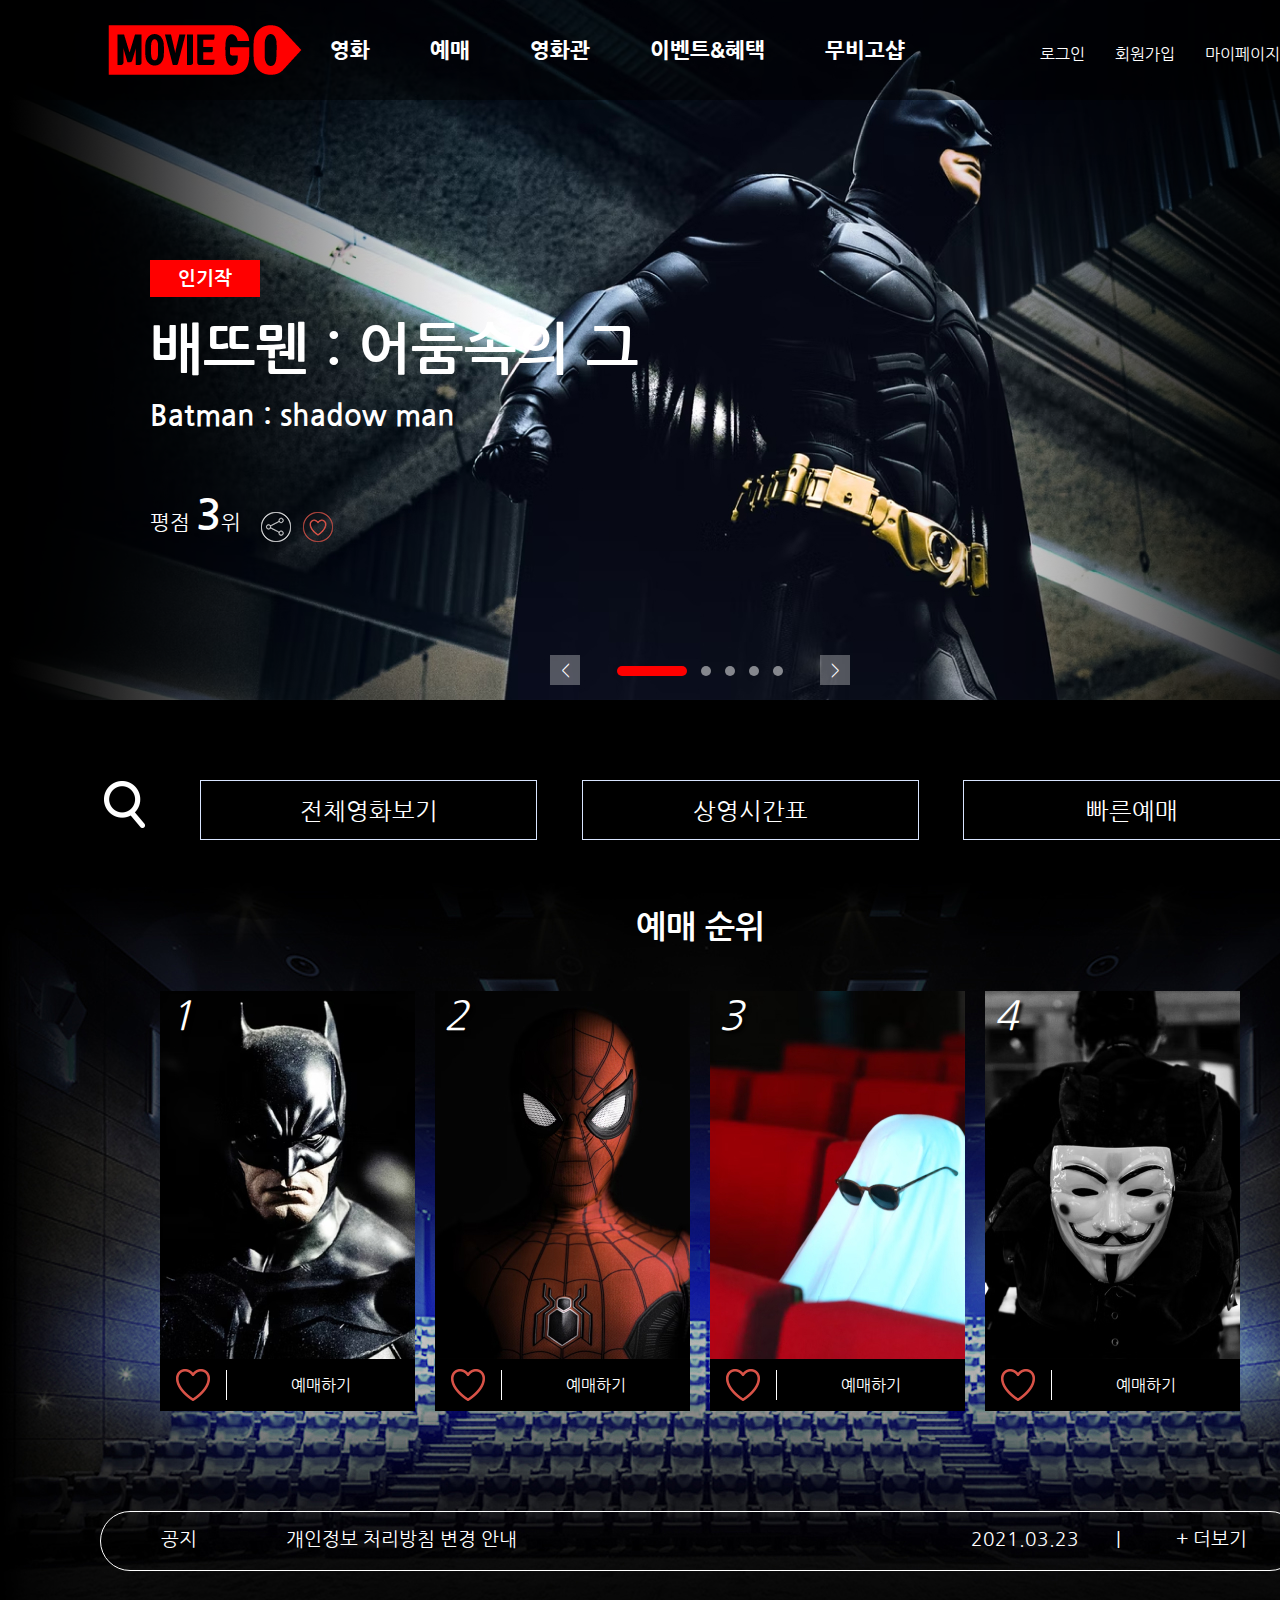
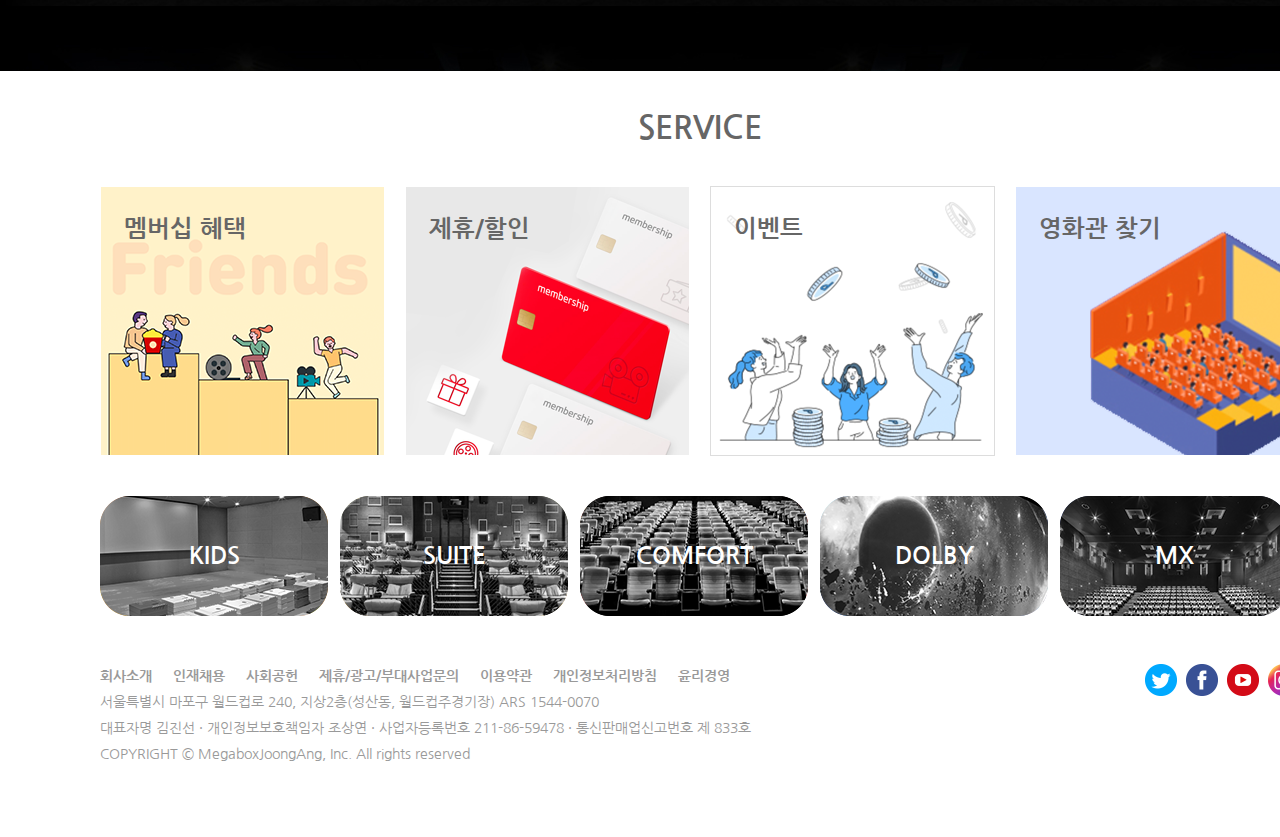
<file: index.html>
<!DOCTYPE html>
<html lang="ko">
  <head>
    <title>MOVIEGO에 오신것을 환영합니다!</title>
    <meta charset="utf-8" />
    <link href="css/index.css" rel="stylesheet" />
    <script src="js/jquery-1.12.3.js"></script>
    <script src="js/index.js"></script>
  </head>
  <body>
    <div class="bodyCover">
      <div class="opacity_bg"></div>
      <header>
        <div>
          <h1>
            <a href="index.html" target="_self"
              ><img id="logo" src="img/logo_2.png" alt="logo"
            /></a>
          </h1>
          <nav>
            <ul>
              <li><a href="movie_all.html">영화</a></li>
              <li><a href="reserve.html">예매</a></li>
              <li><a href="cinema.html">영화관</a></li>
              <li><a href="eventall.html">이벤트&혜택</a></li>
              <li><a href="shop.html">무비고샵</a></li>
            </ul>
          </nav>
          <div class="loginMenu">
            <ul>
              <li><a href="#">로그인</a></li>
              <li><a href="#">회원가입</a></li>
              <li><a href="#">마이페이지</a></li>
            </ul>
          </div>
        </div>
      </header>
      <section class="slide" id="slide1">
        <div class="slide_prev">&lt;</div>
        <div class="slide_next">&gt;</div>
        <div class="slideBgCover">
          <div class="slidegra"></div>
          <ul>
            <li></li>
            <li></li>
            <li></li>
            <li></li>
            <li></li>
          </ul>
        </div>
        <ul class="slideText">
          <li>
            <div>인기작</div>
            <h2><a href="#" id="slide_name">배뜨뭰 : 어둠속의 그</a></h2>
            <div><a href="#" id="slide_eng">Batman : shadow man</a></div>
            <div>
              <ul>
                <li id="slide_point">평점 <span>3</span>위</li>
                <li><a href="#" id="slide_share"></a></li>
                <li><a href="#" id="slide_like"></a></li>
              </ul>
            </div>
          </li>
          <li>
            <div>오늘 개봉</div>
            <h2><a href="#" id="slide_name">더 스파이더 쑈</a></h2>
            <div><a href="#" id="slide_eng">The Spider Show</a></div>
            <div>
              <ul>
                <li id="slide_point">평점 <span>1</span>위</li>
                <li><a href="#" id="slide_share"></a></li>
                <li><a href="#" id="slide_like"></a></li>
              </ul>
            </div>
          </li>
          <li>
            <div>D-5</div>
            <h2><a href="#" id="slide_name">제가 보이세요 ?</a></h2>
            <div><a href="#" id="slide_eng">watching me?</a></div>
            <div>
              <ul>
                <li id="slide_point">예매율 <span>1</span>위</li>
                <li><a href="#" id="slide_share"></a></li>
                <li><a href="#" id="slide_like"></a></li>
              </ul>
            </div>
          </li>
          <li>
            <div>D-12</div>
            <h2><a href="#" id="slide_name">언 타이틀</a></h2>
            <div>
              <a href="#" id="slide_eng">Un Title</a>
            </div>
            <div>
              <ul>
                <li id="slide_point">예매율 <span>3</span>위</li>
                <li><a href="#" id="slide_share"></a></li>
                <li><a href="#" id="slide_like"></a></li>
              </ul>
            </div>
          </li>
          <li>
            <div>D-19</div>
            <h2><a href="#" id="slide_name">누가 진짜일까 ?</a></h2>
            <div><a href="#" id="slide_eng">Who Is True ?</a></div>
            <div>
              <ul>
                <li id="slide_point">기대평 <span>1</span>위</li>
                <li><a href="#" id="slide_share"></a></li>
                <li><a href="#" id="slide_like"></a></li>
              </ul>
            </div>
          </li>
        </ul>
        <ul class="slideBullet">
          <li class="bulletClick"></li>
          <li></li>
          <li></li>
          <li></li>
          <li></li>
        </ul>
      </section>
      <section class="quick">
        <h2 class="hidden">퀵메뉴</h2>
        <div><img src="img/icon_serch.png" alt="serch" /></div>
        <ul>
          <li><a href="movie_all.html">전체영화보기</a></li>
          <li><a href="#">상영시간표</a></li>
          <li><a href="reserve.html">빠른예매</a></li>
        </ul>
      </section>
      <section class="chart">
        <h2>예매 순위</h2>
        <ul>
          <li>
            <div>
              <p id="c1">
                거대 몬스터들의 습격을 받은 지 3년 후, 콩은 스컬 아일랜드를 떠나
                인간들의 보호관찰을 받고 있다. 한편, 인간들에게 등을 돌린
                고질라는 비밀연구회사인 에이펙스에 존재하는 알 수 없는 힘에
                이끌려 그곳을 쑥대밭으로 만든다. 위기 상황 속, 지구 안의 또 다른
                지구인 할로우 어스의 에너지원을 찾아야만 인류가 안전할 수 있다는
                판단하고 콩의 보호자들은 콩과 특별한 유대감을 형성하는 아이
                지아와 함께 타이탄들의 고향일지 모르는 그 곳으로 위험한 여정을
                떠난다. 그러던 중 분노에 찬 고질라의 공격을 받고, 마침내 맞붙게
                된 두 전설의 장대한 대결은 앞으로 닥쳐올 대재앙의 서막에
                불과했는데…
              </p>
              <span>1</span>
            </div>
            <div class="chart_like"><a href="#"></a></div>
            <a href="#">예매하기</a>
          </li>
          <li>
            <div>
              <p id="c2">
                남자친구 프레데리크, 그의 아들 루카스와 함께 시린은 새로운 집에
                이사를 가게 된다. 그러나 밤 마다 벽 너머로 기이한 소음이
                들려오고, 집 안을 배회하는 낯선 존재의 기척을 느낀다. 결국
                프레데리크가 자리를 비운 사이 검은 그림자가 두 사람을 위협하기
                시작하고, 시린은 정체불명의 존재로부터 루카스를 지켜야만 한다.
              </p>
              <span>2</span>
            </div>
            <div class="chart_like"><a href="#"></a></div>
            <a href="#">예매하기</a>
          </li>
          <li>
            <div>
              <p id="c3">
                낯선 곳에서 새 출발하게 된 진아는 우연히 복싱에 매료되고, 어쩌다
                복서가 된다. 두 탕 알바에 고된 몸으로 오른 링 위에서 그녀가
                마주한 건 세상 밖으로 나오지 못하던 자기 자신이었다. 삶의
                발버둥이 아닌 스텝을 가르쳐준 복싱. 진아는 살아가기 위한 진짜
                파이팅을 준비하는데… 두 주먹 두 발로 세상에 맞서 파이팅 투게더!
              </p>
              <span>3</span>
            </div>
            <div class="chart_like"><a href="#"></a></div>
            <a href="#">예매하기</a>
          </li>
          <li>
            <div>
              <p id="c4">
                “이 양반은 대역 죄인이니 너무 잘해줄 생각들 말어” 순조 1년,
                신유박해로 세상의 끝 흑산도로 유배된 ‘정약전’. 호기심 많은
                '정약전'은 그 곳에서 바다 생물에 매료되어 책을 쓰기로 한다. 이에
                바다를 훤히 알고 있는 청년 어부 ‘창대’에게 도움을 구하지만
                ‘창대’는 죄인을 도울 수 없다며 단칼에 거절한다. “내가 아는
                지식과 너의 물고기 지식을 바꾸자" ‘창대’가 혼자 글 공부를 하며
                어려움을 겪고 있다는 것을 알게 된 ‘정약전’은 서로의 지식을
                거래하자고 제안하고 거래라는 말에 ‘창대’는 못 이기는 척
                받아들인다.
              </p>
              <span>4</span>
            </div>
            <div class="chart_like"><a href="#"></a></div>
            <a href="#">예매하기</a>
          </li>
        </ul>
        <div id="notice">
          <span>공지</span>
          <a href="#"
            ><span>개인정보 처리방침 변경 안내</span><span>2021.03.23</span></a
          >
          <span>|</span>
          <a href="#">+ 더보기</a>
        </div>
      </section>
    </div>
    <div class="whiteBg">
      <section class="service">
        <h2>SERVICE</h2>
        <div>
          <ul id="service_1">
            <li><a href="#">멤버십 혜택</a></li>
            <li><a href="#">제휴/할인</a></li>
            <li><a href="#">이벤트</a></li>
            <li><a href="#">영화관 찾기</a></li>
          </ul>
          <ul id="service_2">
            <li>
              <a href="#">KIDS</a>
              <div></div>
            </li>
            <li>
              <a href="#">SUITE</a>
              <div></div>
            </li>
            <li>
              <a href="#">COMFORT</a>
              <div></div>
            </li>
            <li>
              <a href="#">DOLBY</a>
              <div></div>
            </li>
            <li>
              <a href="#">MX</a>
              <div></div>
            </li>
          </ul>
        </div>
      </section>
      <footer>
        <div class="info">
          <ul>
            <li><a href="#">회사소개</a></li>
            <li><a href="#">인재채용</a></li>
            <li><a href="#">사회공헌</a></li>
            <li><a href="#">제휴/광고/부대사업문의</a></li>
            <li><a href="#">이용약관</a></li>
            <li><a href="#">개인정보처리방침</a></li>
            <li><a href="#">윤리경영</a></li>
          </ul>
          <p>
            서울특별시 마포구 월드컵로 240, 지상2층(성산동, 월드컵주경기장) ARS
            1544-0070
          </p>
          <p>
            대표자명 김진선 · 개인정보보호책임자 조상연 · 사업자등록번호
            211-86-59478 · 통신판매업신고번호 제 833호
          </p>
          <p>COPYRIGHT © MegaboxJoongAng, Inc. All rights reserved</p>
        </div>
        <ul class="sns">
          <li><a href="#"></a></li>
          <li><a href="#"></a></li>
          <li><a href="#"></a></li>
          <li><a href="#"></a></li>
        </ul>
      </footer>
    </div>

    <!-- 스크립트 -->
    <!-- <script>
            var i=1;

            function roll1() {
                i=1;
                if(i==1){
                    document.getElementById("mainimg").src="img/slidebg_"+i+".jpg";
                    document.getElementById("slide_name").innerHTML="고질라 VS. 콩";
                    document.getElementById("slide_eng").innerHTML="Godzilla VS. Kong";
                    document.getElementById("slide_point").innerHTML="예매율 <span>1</span>위";
                    document.getElementById("slide_share").href="#";
                    document.getElementById("slide_like").href="#";
                    document.getElementById("roll1_bt").style="background-color: red";
                    document.getElementById("roll2_bt").style="background-color: #ddd";
                }
            }

            function roll2() {
                i=2;
                if(i==2){
                    document.getElementById("mainimg").src="img/slidebg_"+i+".jpg";
                    document.getElementById("slide_name").innerHTML="자산어보";
                    document.getElementById("slide_eng").innerHTML="The Book of Fish";
                    document.getElementById("slide_point").innerHTML="기대평 <span>2</span>위";
                    document.getElementById("slide_share").href="#";
                    document.getElementById("slide_like").href="#";
                    document.getElementById("roll1_bt").style="background-color: #ddd";
                    document.getElementById("roll2_bt").style="background-color: red";
                }
            }
        </script> -->
  </body>
</html>
</file>
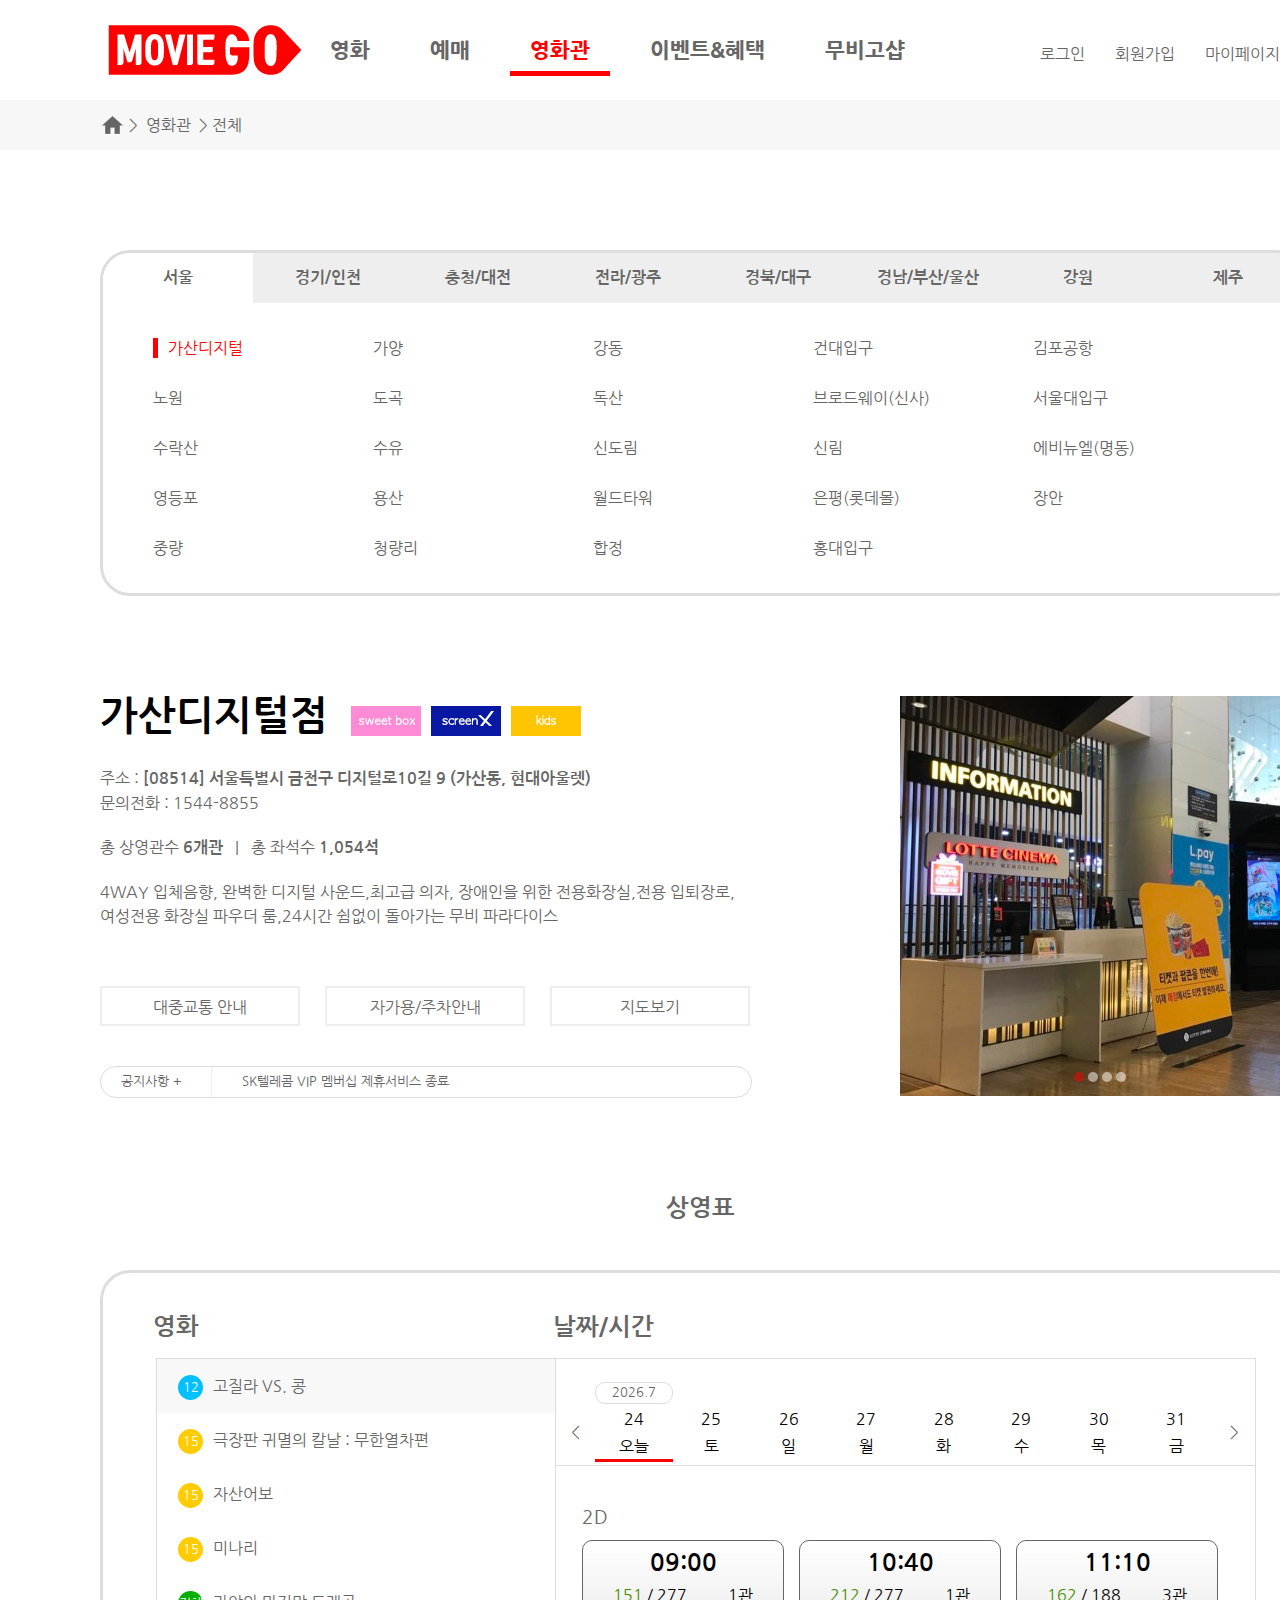
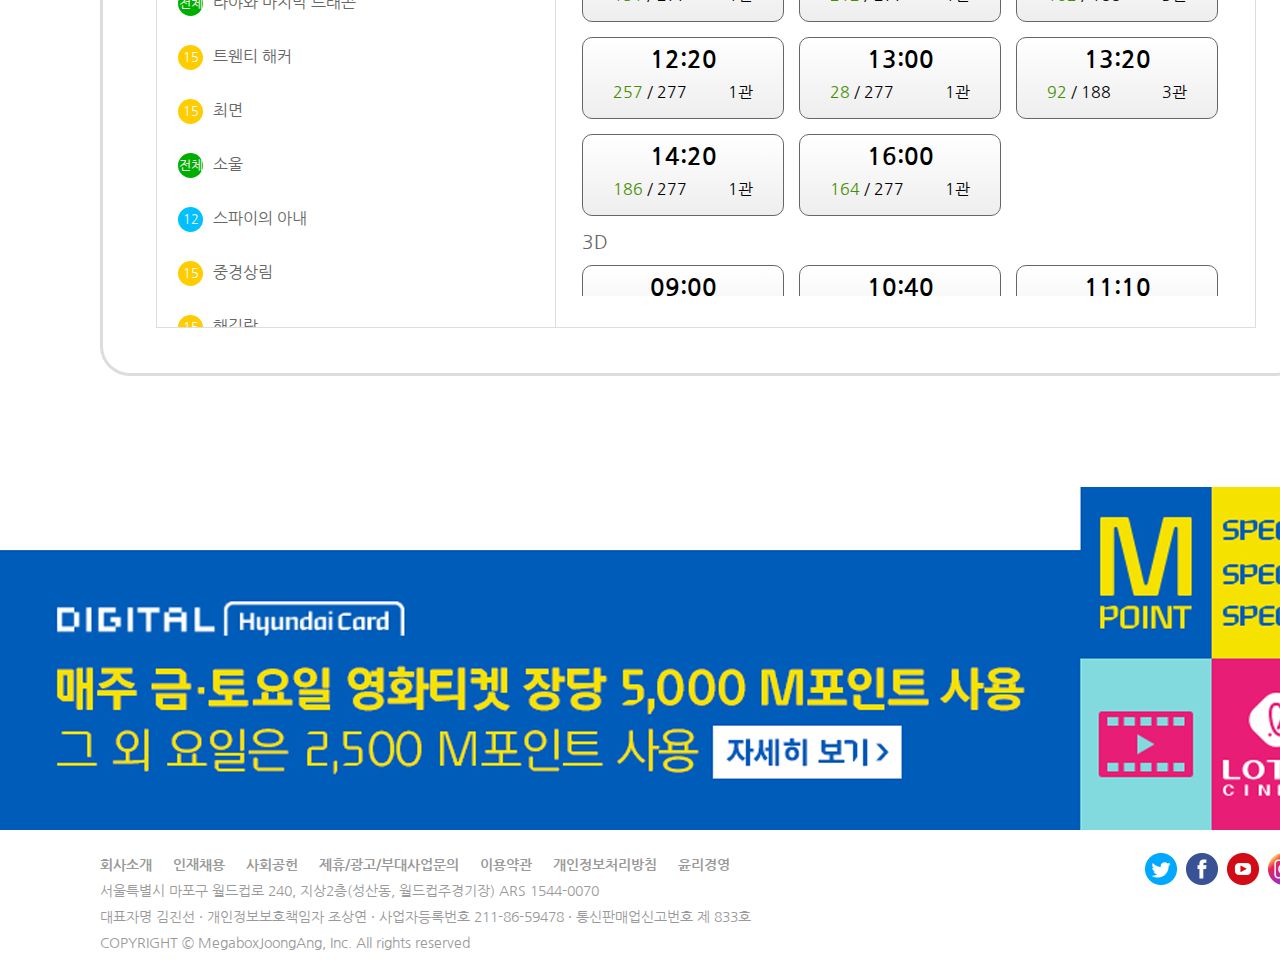
<file: cinema.html>
<!DOCTYPE html>
<html lang="ko">
    <head>
        <title>
            MOVIEGO에 오신것을 환영합니다!
        </title>
        <meta charset="utf-8">
        <link href="css/cinema.css" rel="stylesheet">
        <link href="css/sub_nav.css" rel="stylesheet">
        <script src="js/jquery-1.12.3.js"></script>
        <script src="js/cinema.js"></script>
    </head>
    <body>
        <header>
            <h1>
                <a href="index.html"><img id="logo" src="img/logo_2.png" alt="logo"></a>
            </h1>
            <nav>
                <ul>
                    <li><a href="movie_all.html">영화</a></li>
                    <li><a href="reserve.html">예매</a></li>
                    <li><a href="cinema.html" class="nownav">영화관</a></li>
                    <li><a href="eventall.html">이벤트&혜택</a></li>
                    <li><a href="shop.html">무비고샵</a></li>
                </ul>
            </nav>
            <div class="loginMenu">
                <ul>
                    <li><a href="#">로그인</a></li>
                    <li><a href="#">회원가입</a></li>
                    <li><a href="#">마이페이지</a></li>
                </ul>
            </div>
        </header>
        <div class="nowPage">
            <ul>
                <li><a href="index.html"><img src="img/home_icon.png"></a></li>
                <li>&nbsp;&gt;&nbsp;<a href="cinema.html"> 영화관 </a>&nbsp;&gt;&nbsp;</li>
                <li><a href="cinema.html"> 전체 </a>&nbsp;</li>
            </ul>
        </div>
        <section class="choice">
            <h2 class="hidden">영화관정보</h2>
            <div>
                <ul class="place_si">
                    <li class="si_click">서울</li>
                    <li>경기/인천</li>
                    <li>충청/대전</li>
                    <li>전라/광주</li>
                    <li>경북/대구</li>
                    <li>경남/부산/울산</li>
                    <li>강원</li>
                    <li>제주</li>
                </ul>
                <div id="cinema">
                    <ul class="seoul">
                        <li class="cinema_click" id="gasan">가산디지털</li>
                        <li>가양</li>
                        <li>강동</li>
                        <li>건대입구</li>
                        <li>김포공항</li>
                        <li>노원</li>
                        <li>도곡</li>
                        <li>독산</li>
                        <li>브로드웨이(신사)</li>
                        <li>서울대입구</li>
                        <li>수락산</li>
                        <li>수유</li>
                        <li>신도림</li>
                        <li>신림</li>
                        <li>에비뉴엘(명동)</li>
                        <li>영등포</li>
                        <li>용산</li>
                        <li>월드타워</li>
                        <li>은평(롯데몰)</li>
                        <li>장안</li>
                        <li>중량</li>
                        <li>청량리</li>
                        <li>합정</li>
                        <li>홍대입구</li>
                    </ul>
                    <ul class="gyonggi">
                        <li id="gyonggi_guangju">경기광주</li>
                        <li>고양행신</li>
                        <li>광교</li>
                        <li>광교상현</li>
                        <li>구리</li>
                        <li>김포</li>
                        <li>김포운양</li>
                        <li>김포풍무</li>
                        <li>김포한강</li>
                        <li>동백</li>
                        <li>동수원</li>
                        <li>동탄</li>
                        <li>동탄역</li>
                        <li>동탄호수공원</li>
                        <li>배곧</li>
                        <li>범계</li>
                        <li>부천</li>
                        <li>부천역</li>
                        <li>부천옥길</li>
                        <li>북수원</li>
                        <li>산본</li>
                        <li>서현</li>
                        <li>성남모란</li>
                        <li>소풍</li>
                        <li>수원</li>
                        <li>시흥</li>
                        <li>안산</li>
                        <li>안성</li>
                        <li>야탑</li>
                        <li>양주옥정</li>
                        <li>역곡</li>
                        <li>오리</li>
                        <li>오산</li>
                        <li>용인</li>
                        <li>의정부</li>
                        <li>이천</li>
                        <li>일산</li>
                        <li>정왕</li>
                        <li>죽전</li>
                        <li>판교</li>
                        <li>평촌</li>
                        <li>평택</li>
                        <li>포천</li>
                    </ul>
                </div>
            </div>
        </section>
        <section class="cinemaInfo">
            <h2 class="hidden">지점 정보</h2>
            <div class="gasan">
                <div>
                    <div>
                        <h2>가산디지털점</h2>
                        <ul>
                            <li><img src="img/sweetbox.png" alt="sweetbox"></li>
                            <li><img src="img/screenx.png" alt="screenx"></li>
                            <li><img src="img/kids.png" alt="kids"></li>
                        </ul>
                    </div>
                    <div>
                        <p>주소 : <span>[08514] 서울특별시 금천구 디지털로10길 9 (가산동, 현대아울렛)</span></p>
                        <p>문의전화 : 1544-8855</p>
                        <p>총 상영관수 <span>6개관</span>&nbsp;&nbsp;&nbsp;|&nbsp;&nbsp; 총 좌석수 <span>1,054석</span></p>
                        <p>4WAY 입체음향, 완벽한 디지털 사운드,최고급 의자, 장애인을 위한 전용화장실,전용 입퇴장로, 여성전용 화장실 파우더 룸,24시간 쉼없이 돌아가는 무비 파라다이스</p>
                        <ul>
                            <li>대중교통 안내</li>
                            <li>자가용/주차안내</li>
                            <li>지도보기</li>
                        </ul>
                    </div>
                    <div class="notice">
                        <a href="#">공지사항 +</a>
                        <ul>
                            <li>
                                <a href="#">SK텔레콤 VIP 멤버십 제휴서비스 종료</a>
                            </li>
                            <li>
                                <a href="#">코로나19 방역지침 이행</a>
                            </li>
                        </ul>
                    </div>
                </div>
                <div class="cinemaImg">
                    <ul class="cinemaImg_bullet">
                        <li class="bulletNow"></li>
                        <li></li>
                        <li></li>
                        <li></li>
                    </ul>
                    <ul>
                        <li><img src="img/gasan_1.jpg" alt="영화관이미지1"></li>
                        <li><img src="img/gasan_2.jpg" alt="영화관이미지2"></li>
                        <li><img src="img/gasan_3.jpg" alt="영화관이미지3"></li>
                        <li><img src="img/gasan_4.jpg" alt="영화관이미지4"></li>
                    </ul>
                </div>
            </div>
        </section>
        <section class="movie">
            <h2>상영표</h2>
            <div id="cinema_select">
                <h2>영화</h2><h2>날짜/시간</h2>
                <ul>
                    <li id="movieName">
                        <form id="movieFirst" method="GET">
                            <input type="radio" name="movieName2" value="고질라 VS. 콩" id="godzillaVSkong2" checked><label for="godzillaVSkong2" class="cinema_select_movieClick"><span class="age12">12</span>고질라 VS. 콩</label>
                            <input type="radio" name="movieName2" value="부활 : 그 증거" id="guimyul2"><label for="guimyul2"><span class="age15">15</span>극장판 귀멸의 칼날 : 무한열차편</label>
                            <input type="radio" name="movieName2" value="자산어보" id="jasan2"><label for="jasan2"><span class="age15">15</span>자산어보</label>
                            <input type="radio" name="movieName2" value="미나리" id="minari2"><label for="minari2"><span class="age15">15</span>미나리</label>
                            <input type="radio" name="movieName2" value="라야와 마지막 드래곤" id="lastdragon2"><label for="lastdragon2"><span class="ageall">전체</span>라야와 마지막 드래곤</label>
                            <input type="radio" name="movieName2" value="트웬티 해커" id="twenty2"><label for="twenty2"><span class="age15">15</span>트웬티 해커</label>
                            <input type="radio" name="movieName2" value="최면" id="choimyun2"><label for="choimyun2"><span class="age15">15</span>최면</label>
                            <input type="radio" name="movieName2" value="소울" id="soul2"><label for="soul2"><span class="ageall">전체</span>소울</label>
                            <input type="radio" name="movieName2" value="스파이의 아내" id="spywife2"><label for="spywife2"><span class="age12">12</span>스파이의 아내</label>
                            <input type="radio" name="movieName2" value="중경상림" id="junggyung2"><label for="junggyung2"><span class="age15">15</span>중경상림</label>
                            <input type="radio" name="movieName2" value="해길랍" id="haegillrap2"><label for="haegillrap2"><span class="age15">15</span>해길랍</label>
                            <input type="radio" name="movieName2" value="반지의 제왕 : 왕의 귀환" id="ringking2"><label for="ringking2"><span class="age12">12</span>반지의 제왕 : 왕의 귀환</label>
                            <input type="radio" name="movieName2" value="죽은 시인의 사회" id="die2"><label for="die2"><span class="age12">12</span>죽은 시인의 사회</label>
                            <input type="radio" name="movieName2" value="부활 : 그 증거" id="buhwal2"><label for="buhwal2"><span class="age12">12</span>부활 : 그 증거</label>
                        </form>
                    </li>
                    <li id="dayNtime">
                        <div>
                            <ul class="daychange">
                                <li class="leftNright">
                                    <ul>
                                        <li>&lt;</li>
                                    </ul>
                                </li>
                                <li class="day">
                                    <ul class="dayClick">
                                        <li><span>2021.03</span></li>
                                        <li><div class="confirmday">29</div><div>오늘</div></li>
                                    </ul>
                                </li>
                                <li class="day">
                                    <ul>
                                        <li></li>
                                        <li><div></div><div></div></li>
                                    </ul>
                                </li>
                                <li class="day">
                                    <ul>
                                        <li></li>
                                        <li><div></div><div></div></li>
                                    </ul>
                                </li>
                                <li class="day">
                                    <ul>
                                        <li></li>
                                        <li><div></div><div></div></li>
                                    </ul>
                                </li>
                                <li class="day">
                                    <ul>
                                        <li></li>
                                        <li><div></div><div></div></li>
                                    </ul>
                                </li>
                                <li class="day">
                                    <ul>
                                        <li></li>
                                        <li><div></div><div></div></li>
                                    </ul>
                                </li>
                                <li class="day">
                                    <ul>
                                        <li></li>
                                        <li><div></div><div></div></li>
                                    </ul>
                                </li>
                                <li class="day">
                                    <ul>
                                        <li></li>
                                        <li><div></div><div></div></li>
                                    </ul>
                                </li>
                                <li class="leftNright">
                                    <ul>
                                        <li>&gt;</li>
                                    </ul>
                                </li>
                            </ul>
                        </div>
                        <div class="timeTable">
                            <p>2D</p>
                            <ul>
                                <li>
                                    <a href="#">
                                        <h2 class="confirmTime">09:00</h2>
                                        <div><p><span>151</span> / 277</p><p>1관</p></div>
                                    </a>
                                </li>
                                <li>
                                    <a href="#">
                                        <h2>10:40</h2>
                                        <div><p><span>212</span> / 277</p><p>1관</p></div>
                                    </a>
                                </li>
                                <li>
                                    <a href="#">
                                        <h2>11:10</h2>
                                        <div><p><span>162</span> / 188</p><p>3관</p></div>
                                    </a>
                                </li>
                                <li>
                                    <a href="#">
                                        <h2>12:20</h2>
                                        <div><p><span>257</span> / 277</p><p>1관</p></div>
                                    </a>
                                </li>
                                <li>
                                    <a href="#">
                                        <h2>13:00</h2>
                                        <div><p><span>28</span> / 277</p><p>1관</p></div>
                                    </a>
                                </li>
                                <li>
                                    <a href="#">
                                        <h2>13:20</h2>
                                        <div><p><span>92</span> / 188</p><p>3관</p></div>
                                    </a>
                                </li>
                                <li>
                                    <a href="#">
                                        <h2>14:20</h2>
                                        <div><p><span>186</span> / 277</p><p>1관</p></div>
                                    </a>
                                </li>
                                <li>
                                    <a href="#">
                                        <h2>16:00</h2>
                                        <div><p><span>164</span> / 277</p><p>1관</p></div>
                                    </a>
                                </li>
                            </ul>
                            <p>3D</p>
                            <ul>
                                <li>
                                    <a href="#">
                                        <h2>09:00</h2>
                                        <div><p><span>151</span> / 277</p><p>1관</p></div>
                                    </a>
                                </li>
                                <li>
                                    <a href="#">
                                        <h2>10:40</h2>
                                        <div><p><span>212</span> / 277</p><p>1관</p></div>
                                    </a>
                                </li>
                                <li>
                                    <a href="#">
                                        <h2>11:10</h2>
                                        <div><p><span>162</span> / 188</p><p>3관</p></div>
                                    </a>
                                </li>
                                <li>
                                    <a href="#">
                                        <h2>12:20</h2>
                                        <div><p><span>257</span> / 277</p><p>1관</p></div>
                                    </a>
                                </li>
                                <li>
                                    <a href="#">
                                        <h2>13:00</h2>
                                        <div><p><span>28</span> / 277</p><p>1관</p></div>
                                    </a>
                                </li>
                                <li>
                                    <a href="#">
                                        <h2>13:20</h2>
                                        <div><p><span>92</span> / 188</p><p>3관</p></div>
                                    </a>
                                </li>
                                <li>
                                    <a href="#">
                                        <h2>14:20</h2>
                                        <div><p><span>186</span> / 277</p><p>1관</p></div>
                                    </a>
                                </li>
                            </ul>
                        </div>
                    </li>
                </ul>
            </div>
        </section>
        <div class="ad">
            <a href="#"><img src="img/add.png" alt="카드광고"></a>
        </div>
        <footer>
            <div class="info">
                <ul>
                    <li><a href="#">회사소개</a></li>
                    <li><a href="#">인재채용</a></li>
                    <li><a href="#">사회공헌</a></li>
                    <li><a href="#">제휴/광고/부대사업문의</a></li>
                    <li><a href="#">이용약관</a></li>
                    <li><a href="#">개인정보처리방침</a></li>
                    <li><a href="#">윤리경영</a></li>
                </ul>
                <p>서울특별시 마포구 월드컵로 240, 지상2층(성산동, 월드컵주경기장) ARS 1544-0070</p>
                <p>대표자명 김진선 · 개인정보보호책임자 조상연 · 사업자등록번호 211-86-59478 · 통신판매업신고번호 제 833호</p>
                <p>COPYRIGHT © MegaboxJoongAng, Inc. All rights reserved</p>
            </div>
            <ul class="sns">
                <li><a href="#"></a></li>
                <li><a href="#"></a></li>
                <li><a href="#"></a></li>
                <li><a href="#"></a></li>                        
            </ul>
        </footer>
    </body>
</html>
</file>
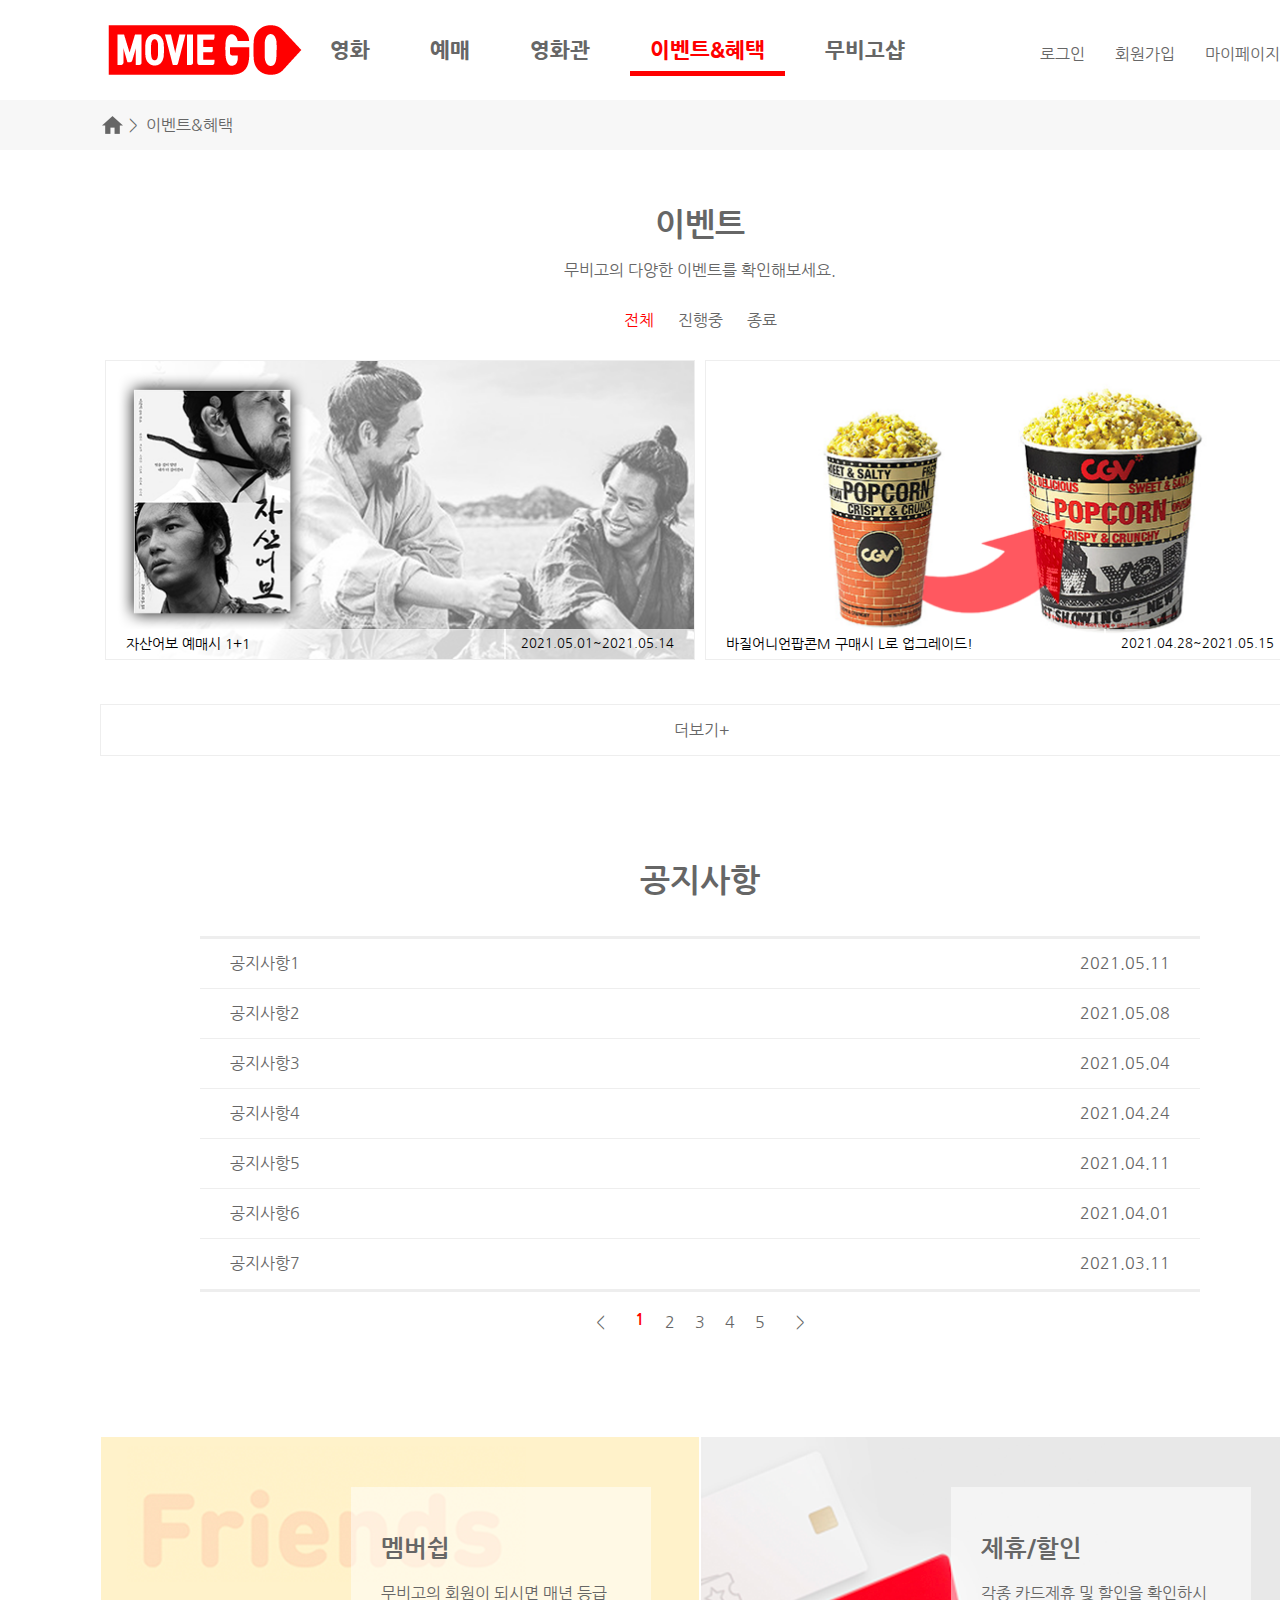
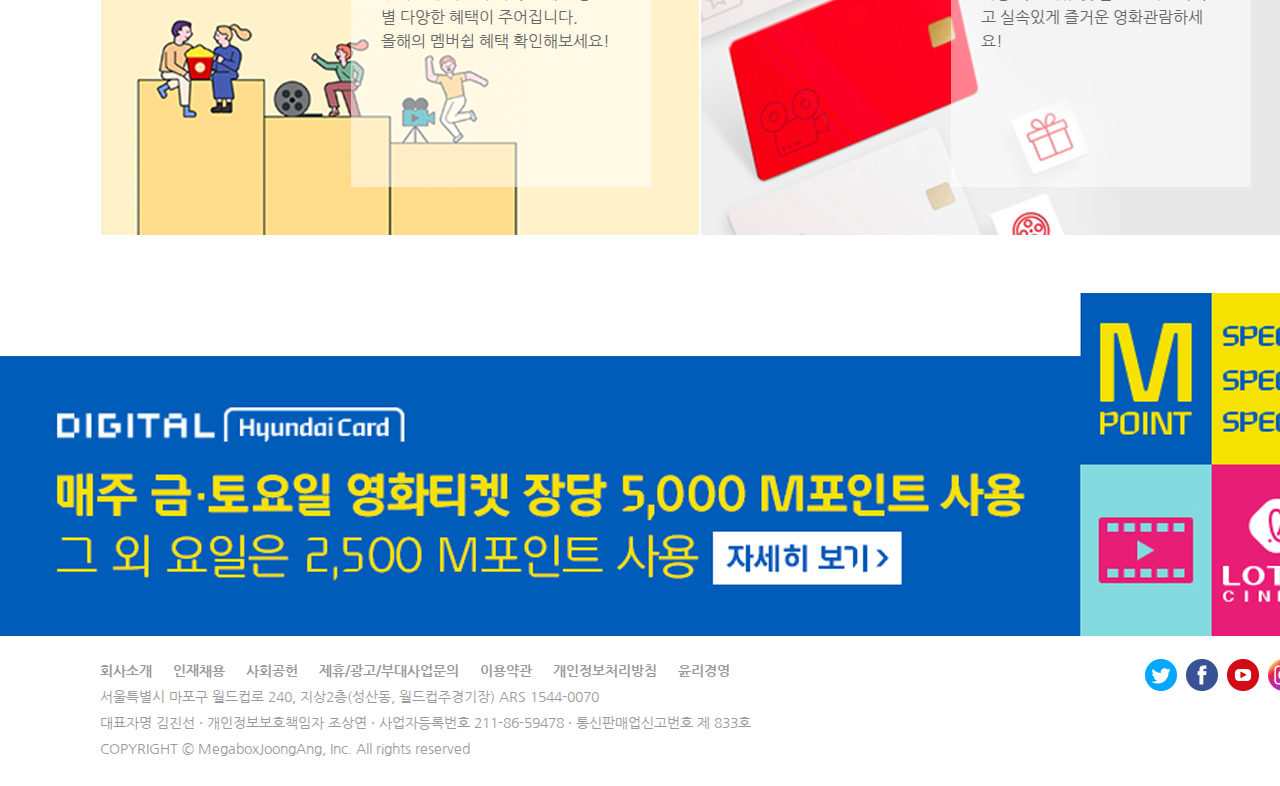
<file: eventall.html>
<!DOCTYPE html>
<html lang="ko">
    <head>
        <title>
            MOVIEGO에 오신것을 환영합니다!
        </title>
        <meta charset="utf-8">
        <link href="css/eventall.css" rel="stylesheet">
        <link href="css/sub_nav.css" rel="stylesheet">
        <script src="js/jquery-1.12.3.js"></script>
        <script src="js/eventall.js"></script>
    </head>
    <body>
        <header>
            <h1>
                <a href="index.html"><img id="logo" src="img/logo_2.png" alt="logo"></a>
            </h1>
            <nav>
                <ul>
                    <li><a href="movie_all.html">영화</a></li>
                    <li><a href="reserve.html">예매</a></li>
                    <li><a href="cinema.html">영화관</a></li>
                    <li><a href="eventall.html" class="nownav">이벤트&혜택</a></li>
                    <li><a href="shop.html">무비고샵</a></li>
                </ul>
            </nav>
            <div class="loginMenu">
                <ul>
                    <li><a href="#">로그인</a></li>
                    <li><a href="#">회원가입</a></li>
                    <li><a href="#">마이페이지</a></li>
                </ul>
            </div>
        </header>
        <div class="nowPage">
            <ul>
                <li><a href="eventall.html"><img src="img/home_icon.png"></a></li>
                <li>&nbsp;&gt;&nbsp;<a href="shop.html"> 이벤트&혜택 </a></li>
            </ul>
        </div>
        <section class="event">
            <form>
                <h2>이벤트</h2>
                <p>무비고의 다양한 이벤트를 확인해보세요.</p>
                <ul class="eventcate">
                    <li><input type="radio" name="event" value="all" id="all" checked><label for="all" class="eventcateClick">전체</label></li>
                    <li><input type="radio" name="event" value="now" id="now"><label for="now">진행중</label></li>
                    <li><input type="radio" name="event" value="fin" id="fin"><label for="fin">종료</label></li>
                </ul>
                <ul class="eventinfo">
                    <li title="now"><a href="#"><span>자산어보 예매시 1+1</span><span>2021.05.01~2021.05.14</span><img src="img/event/event1.png" alt="이벤트이미지"></a></li>
                    <li title="now"><a href="#"><span>바질어니언팝콘M 구매시 L로 업그레이드!</span><span>2021.04.28~2021.05.15</span><img src="img/event/event2.png" alt="이벤트이미지"></a></li>
                    <li title="now"><a href="#"><span>OO점 신규오픈, 한달간 평일 5,000원!</span><span>2021.04.20~2021.05.19</span><img src="img/event/event3.png" alt="이벤트이미지"></a></li>
                    <li title="now"><a href="#"><span>미나리 관람 후 SNS에 후기 작성하면 상품이 우르르르</span><span>2021.04.10~2021.05.20</span><img src="img/event/event4.png" alt="이벤트이미지"></a></li>
                    <li title="fin"><a href="#"><span>종료이벤트1</span><span>2021.04.10~2021.05.20</span><img src="img/event/event1.png" alt="이벤트이미지"></a><div class="finish"><span>종료</span></div></li>
                </ul>
                <div class="plusbtn">더보기+</div>
            </form>
        </section>
        <section class="notice">
            <h2>공지사항</h2>
            <div>
                <ul>
                    <li><a href="#">공지사항1</a><span>2021.05.11</span></li>
                    <li><a href="#">공지사항2</a><span>2021.05.08</span></li>
                    <li><a href="#">공지사항3</a><span>2021.05.04</span></li>
                    <li><a href="#">공지사항4</a><span>2021.04.24</span></li>
                    <li><a href="#">공지사항5</a><span>2021.04.11</span></li>
                    <li><a href="#">공지사항6</a><span>2021.04.01</span></li>
                    <li><a href="#">공지사항7</a><span>2021.03.11</span></li>
                </ul>
                <ul>
                    <div>&lt;</div>
                    <ul>
                        <li class="noticePage">1</li>
                        <li>2</li>
                        <li>3</li>
                        <li>4</li>
                        <li>5</li>
                    </ul>
                    <div>&gt;</div>
                </ul>
            </div>
        </section>
        <section class="contents">
            <div>
                <h2 class="hidden">멤버십,제휴/할인</h2>
                <div class="membership">
                    <a href="#"></a>
                    <div>
                        <h3>멤버쉽</h3>
                        <p>
                            무비고의 회원이 되시면 매년 등급별 다양한 혜택이 주어집니다.<br>
                            올해의 멤버쉽 혜택 확인해보세요!
                        </p>
                    </div>
                </div>
                <div class="sale">
                    <a href="#"></a>
                    <div>
                        <h3>제휴/할인</h3>
                        <p>
                            각종 카드제휴 및 할인을 확인하시고
                            실속있게 즐거운 영화관람하세요!
                        </p>
                    </div>
                </div>
            </div>
        </section>
        <div class="ad">
            <a href="#"><img src="img/add.png" alt="카드광고"></a>
        </div>
        <footer>
            <div class="info">
                <ul>
                    <li><a href="#">회사소개</a></li>
                    <li><a href="#">인재채용</a></li>
                    <li><a href="#">사회공헌</a></li>
                    <li><a href="#">제휴/광고/부대사업문의</a></li>
                    <li><a href="#">이용약관</a></li>
                    <li><a href="#">개인정보처리방침</a></li>
                    <li><a href="#">윤리경영</a></li>
                </ul>
                <p>서울특별시 마포구 월드컵로 240, 지상2층(성산동, 월드컵주경기장) ARS 1544-0070</p>
                <p>대표자명 김진선 · 개인정보보호책임자 조상연 · 사업자등록번호 211-86-59478 · 통신판매업신고번호 제 833호</p>
                <p>COPYRIGHT © MegaboxJoongAng, Inc. All rights reserved</p>
            </div>
            <ul class="sns">
                <li><a href="#"></a></li>
                <li><a href="#"></a></li>
                <li><a href="#"></a></li>
                <li><a href="#"></a></li>                        
            </ul>
        </footer>
    </body>
</html>
</file>
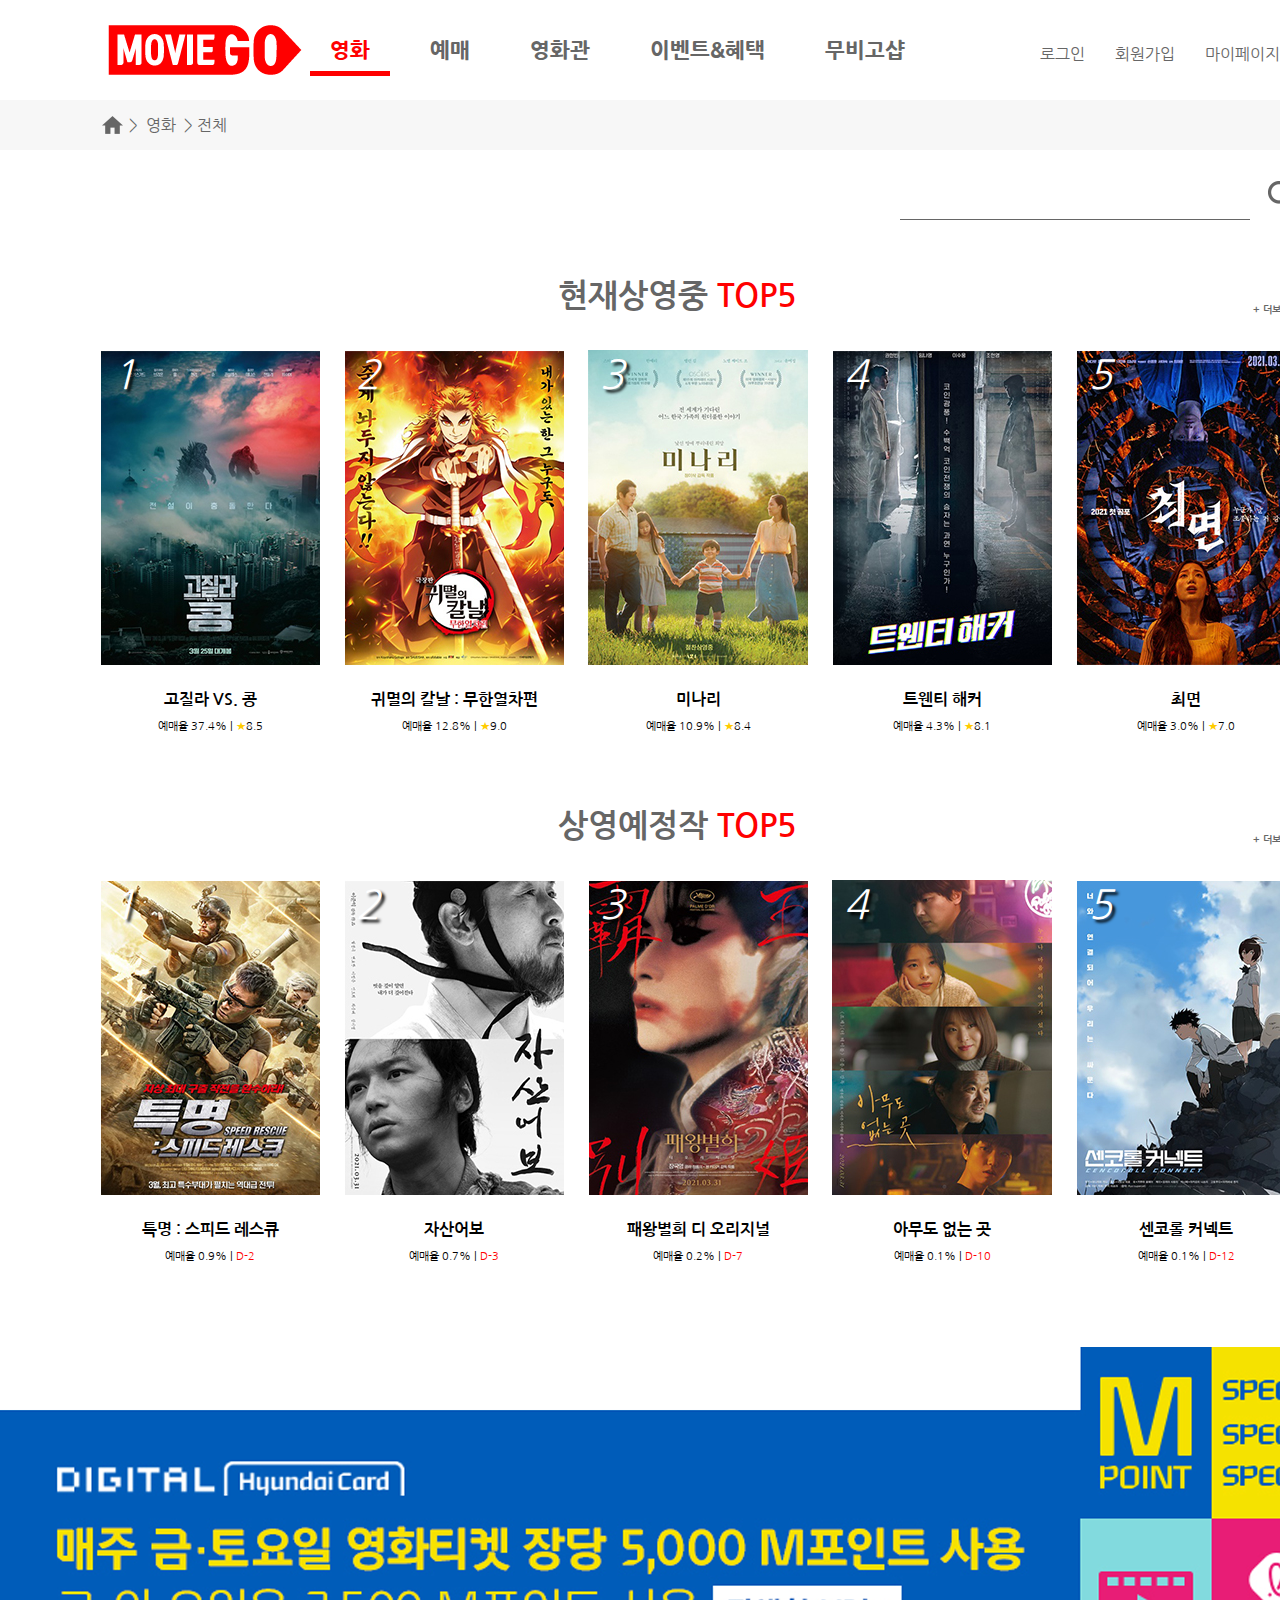
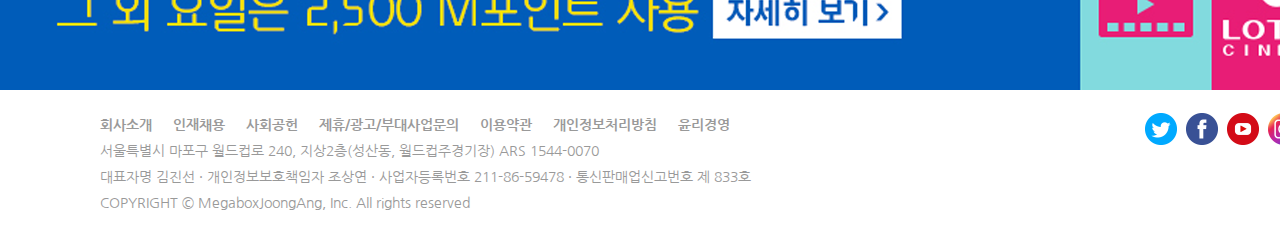
<file: movie_all.html>
<!DOCTYPE html>
<html lang="ko">
    <head>
        <title>
            MOVIEGO에 오신것을 환영합니다!
        </title>
        <meta charset="utf-8">
        <link href="css/movie_all.css" rel="stylesheet">
        <link href="css/sub_nav.css" rel="stylesheet">
    </head>
    <body>
        <header>
            <h1>
                <a href="index.html"><img id="logo" src="img/logo_2.png" alt="logo"></a>
            </h1>
            <nav>
                <ul>
                    <li><a href="movie_all.html" class="nownav">영화</a></li>
                    <li><a href="reserve.html">예매</a></li>
                    <li><a href="cinema.html">영화관</a></li>
                    <li><a href="eventall.html">이벤트&혜택</a></li>
                    <li><a href="shop.html">무비고샵</a></li>
                </ul>
            </nav>
            <div class="loginMenu">
                <ul>
                    <li><a href="#">로그인</a></li>
                    <li><a href="#">회원가입</a></li>
                    <li><a href="#">마이페이지</a></li>
                </ul>
            </div>
        </header>
        <div class="nowPage">
            <ul>
                <li><a href="#"><img src="img/home_icon.png"></a></li>
                <li>&nbsp;&gt;&nbsp;<a href="#"> 영화 </a>&nbsp;&gt;&nbsp;</li>
                <li><a href="#"> 전체 </a>&nbsp;</li>
            </ul>
        </div>
        <div class="search">
            <form method="get">
                <input type="search" id="searchbar">
                <button><img src="img/serch_gray.png" alt="search_bt"></button>
            </form>
        </div>
        <section class="nowMovie">
            <h2>
                현재상영중 <span>TOP5</span>
                <p><a href="#">+ 더보기</a></p>
            </h2>
            <ul>
                <li>
                    <div>
                        <span>1</span>
                        <div id='nm1'>
                            <span>
                                거대 몬스터들의 습격을 받은 지 3년 후, 콩은 스컬 아일랜드를 떠나 인간들의 보호관찰을 받고 있다. 한편, 인간들에게 등을 돌린 고질라는 비밀연구회사인 에이펙스에 존재하는 알 수 없는 힘에 이끌려 그곳을 쑥대밭으로 만든다. 위기 상황 속, 지구 안의 또 다른 지구인 할로우 어스의 에너지원을 찾아야만 인류가 안전할 수 있다는 판단하고 콩의 보호자들은 콩과 특별한 유대감을 형성하는 아이 지아와 함께 타이탄들의 고향일지 모르는 그 곳으로 위험한 여정을 떠난다…
                            </span>               
                            <p><a href="#">자세히보기</a><a href="#">빠른예매</a></p>
                        </div>
                    </div>
                    <p><a href="#">고질라 VS. 콩</a></p>
                    <p>예매율 37.4% | <span>★</span>8.5</p>
                </li>
                <li>
                    <div>
                        <span>2</span>
                        <div id='nm2'>
                            <span>
                                혈귀로 변해버린 여동생 ‘네즈코’를 인간으로 되돌릴 단서를 찾아 비밀조직 귀살대에 들어간 ‘탄지로.’ ‘젠이츠’, ‘이노스케’와 새로운 임무 수행을 위해 무한열차에 탑승 후 귀살대 최강 검사 염주 ‘렌고쿠’와 합류한다. 달리는 무한열차에서 승객들이 하나 둘 흔적 없이 사라지자 숨어있는 식인 혈귀의 존재를 직감하는 ‘렌고쿠’. 귀살대 ‘탄지로’ 일행과 최강 검사 염주 ‘렌고쿠’는 어둠 속을 달리는 무한열차에서 모두의 목숨을 구하기 위해 예측불가능한 능력을 가진 혈귀와 목숨을 건 혈전을 시작하는데…    
                            </span>               
                            <p><a href="#">자세히보기</a><a href="#">빠른예매</a></p>
                        </div>
                    </div>
                    <p><a href="#">귀멸의 칼날 : 무한열차편</a></p>
                    <p>예매율 12.8% | <span>★</span>9.0</p>
                </li>
                <li>
                    <div>
                        <span>3</span>
                        <div id='nm3'>
                            <span>
                                "미나리는 어디서든 잘 자라" 낯선 미국, 아칸소로 떠나온 한국 가족. 가족들에게 뭔가 해내는 걸 보여주고 싶은 아빠 '제이콥'(스티븐 연)은 자신만의 농장을 가꾸기 시작하고 엄마 '모니카'(한예리)도 다시 일자리를 찾는다. 아직 어린 아이들을 위해 ‘모니카’의 엄마 ‘순자’(윤여정)가 함께 살기로 하고 가방 가득 고춧가루, 멸치, 한약 그리고 미나리씨를 담은 할머니가 도착한다. 의젓한 큰딸 '앤'(노엘 케이트 조)과 장난꾸러기 막내아들 '데이빗'(앨런 김)은 여느 그랜마같지 않은 할머니가 영- 못마땅한데…
                            </span>               
                            <p><a href="#">자세히보기</a><a href="#">빠른예매</a></p>
                        </div>
                    </div>
                    <p><a href="#">미나리</a></p>
                    <p>예매율 10.9% | <span>★</span>8.4</p>
                </li>
                <li>
                    <div>
                        <span>4</span>
                        <div id='nm4'>
                            <span>
                                어느 날, 재민은 해커들의 이상한 움직임을 감지하고, 막으려던 찰라! 오히려 재민의 움직임을 막아서는 해커, 화이트 해커 집단, 베러월드를 마주하게 된다. ‘베러월드’는 한국대학교 내의 비밀 동아리로, 해킹으로 더 좋은 세상을 만들겠다는 모토로 시작된 화이트 해커들의 모임이었다. 그들은 재민의 능력을 높이 사며 함께 하기를 권하고, 재민은 결국 반강제적으로 입부하게 된다. 한편, 재민의 소꿉친구인 주희의 아버지가 암호화폐 투자 사기꾼 친구에게 낚여, 퇴직금을 모조리 투자하려는 것을 알게 된다.
                            </span>               
                            <p><a href="#">자세히보기</a><a href="#">빠른예매</a></p>
                        </div>
                    </div>
                    <p><a href="#">트웬티 해커</a></p>
                    <p>예매율 4.3% | <span>★</span>8.1</p>
                </li>
                <li>
                    <div>
                        <span>5</span>
                        <div id='nm5'>
                            <span>
                                학교생활에 충실한 영문과 대학생 ‘도현’(이다윗). 우연히 편입생 ‘진호’(김남우)를 통해 최면에 관심을 가지게 되고 ‘최교수’(손병호)에 의해 최면 치료를 받게 된다. 그러나 최면 체험 이후 그는 알 수 없는 기억의 환영을 보기 시작하고 친구들도 하나 둘 이상한 환영에 시달리다 의문의 사건을 맞이한다. ‘최교수’는 왜 ‘도현’과 친구들에게 최면을 걸기 시작한 것일까...? 기억의 빈틈, 진실은 그곳에 있다!
                            </span>               
                            <p><a href="#">자세히보기</a><a href="#">빠른예매</a></p>
                        </div>
                    </div>
                    <p><a href="#">최면</a></p>
                    <p>예매율 3.0% | <span>★</span>7.0</p>
                </li>
            </ul>
        </section>
        <section class="comming">
            <h2>
                상영예정작 <span>TOP5</span>
                <p><a href="#">+ 더보기</a></p>
            </h2>
            <ul>
                <li>
                    <div>
                        <span>1</span>
                        <div id='cm1'>
                            <span>
                                마약 밀매 조직 14D가 자신들을 방해하는 대부호를 납치하고 대규모 범죄 사건을 계획한다. 이를 저지하기 위해 특수부대 스워드팀이 투입되고 그들에게는 또 다른 전대미문 미션이 주어진다. 최악의 마약 범죄단 VS 지상 최고의 특수부대 스워드팀 3월, 숨 막히는 전투가 펼쳐진다!
                            </span>               
                            <p><a href="#">자세히보기</a><a href="#">빠른예매</a></p>
                        </div>
                    </div>
                    <p><a href="#">특명 : 스피드 레스큐</a></p>
                    <p>예매율 0.9% | <span>D-2</span></p>
                </li>
                <li>
                    <div>
                        <span>2</span>
                        <div id='cm2'>
                            <span>
                                혈귀로 변해버린 여동생 ‘네즈코’를 인간으로 되돌릴 단서를 찾아 비밀조직 귀살대에 들어간 ‘탄지로.’ ‘젠이츠’, ‘이노스케’와 새로운 임무 수행을 위해 무한열차에 탑승 후 귀살대 최강 검사 염주 ‘렌고쿠’와 합류한다. 달리는 무한열차에서 승객들이 하나 둘 흔적 없이 사라지자 숨어있는 식인 혈귀의 존재를 직감하는 ‘렌고쿠’. 귀살대 ‘탄지로’ 일행과 최강 검사 염주 ‘렌고쿠’는 어둠 속을 달리는 무한열차에서 모두의 목숨을 구하기 위해 예측불가능한 능력을 가진 혈귀와 목숨을 건 혈전을 시작하는데…    
                            </span>               
                            <p><a href="#">자세히보기</a><a href="#">빠른예매</a></p>
                        </div>
                    </div>
                    <p><a href="#">자산어보</a></p>
                    <p>예매율 0.7% | <span>D-3</span></p>
                </li>
                <li>
                    <div>
                        <span>3</span>
                        <div id='cm3'>
                            <span>
                                어렸을 때부터 함께 경극을 해온 ‘두지’(장국영)와 ‘시투’(장풍의). 세상에 둘도 없는 절친한 아우와 형이지만, ‘두지’는 남몰래 ‘시투’에 대한 마음을 품고 있다. 하지만 ‘시투’는 여인 ‘주샨’(공리)에 마음을 빼앗기고, 그로 인해 ‘두지’는 감정의 소용돌이에 빠지게 되는데… 사랑과 운명, 아름다움을 뒤바꾼 화려한 막이 열린다!
                            </span>               
                            <p><a href="#">자세히보기</a><a href="#">빠른예매</a></p>
                        </div>
                    </div>
                    <p><a href="#">패왕별희 디 오리지널</a></p>
                    <p>예매율 0.2% | <span>D-7</span></p>
                </li>
                <li>
                    <div>
                        <span>4</span>
                        <div id='cm4'>
                            <span>
                                어느 이른 봄, 7년 만에 서울로 돌아온 소설가 ‘창석’이 우연히 만나고 헤어진 여기, 길 잃은 마음의 이야기
                            </span>               
                            <p><a href="#">자세히보기</a><a href="#">빠른예매</a></p>
                        </div>
                    </div>
                    <p><a href="#">아무도 없는 곳</a></p>
                    <p>예매율 0.1% | <span>D-10</span></p>
                </li>
                <li>
                    <div>
                        <span>5</span>
                        <div id='cm5'>
                            <span>
                                평범한 지방 도시의 건물 꼭대기에 거대한 괴물이 나타난다. 지역방위군이 작전에 돌입하고 주민들은 소란을 일으킨다. 용감하고 호기심 강한 소녀 유키는 소년 테크가 센코라는 이상한 생물체를 키우고 있음을 알게 된다. 유키는 이내 테츠와 센코의 친구가 된다.
                            </span>               
                            <p><a href="#">자세히보기</a><a href="#">빠른예매</a></p>
                        </div>
                    </div>
                    <p><a href="#">센코롤 커넥트</a></p>
                    <p>예매율 0.1% | <span>D-12</span></p>
                </li>
            </ul>
        </section>
        <div class="ad">
            <a href="#"><img src="img/add.png" alt="카드광고"></a>
        </div>
        <footer>
            <div class="info">
                <ul>
                    <li><a href="#">회사소개</a></li>
                    <li><a href="#">인재채용</a></li>
                    <li><a href="#">사회공헌</a></li>
                    <li><a href="#">제휴/광고/부대사업문의</a></li>
                    <li><a href="#">이용약관</a></li>
                    <li><a href="#">개인정보처리방침</a></li>
                    <li><a href="#">윤리경영</a></li>
                </ul>
                <p>서울특별시 마포구 월드컵로 240, 지상2층(성산동, 월드컵주경기장) ARS 1544-0070</p>
                <p>대표자명 김진선 · 개인정보보호책임자 조상연 · 사업자등록번호 211-86-59478 · 통신판매업신고번호 제 833호</p>
                <p>COPYRIGHT © MegaboxJoongAng, Inc. All rights reserved</p>
            </div>
            <ul class="sns">
                <li><a href="#"></a></li>
                <li><a href="#"></a></li>
                <li><a href="#"></a></li>
                <li><a href="#"></a></li>                        
            </ul>
        </footer>
</file>
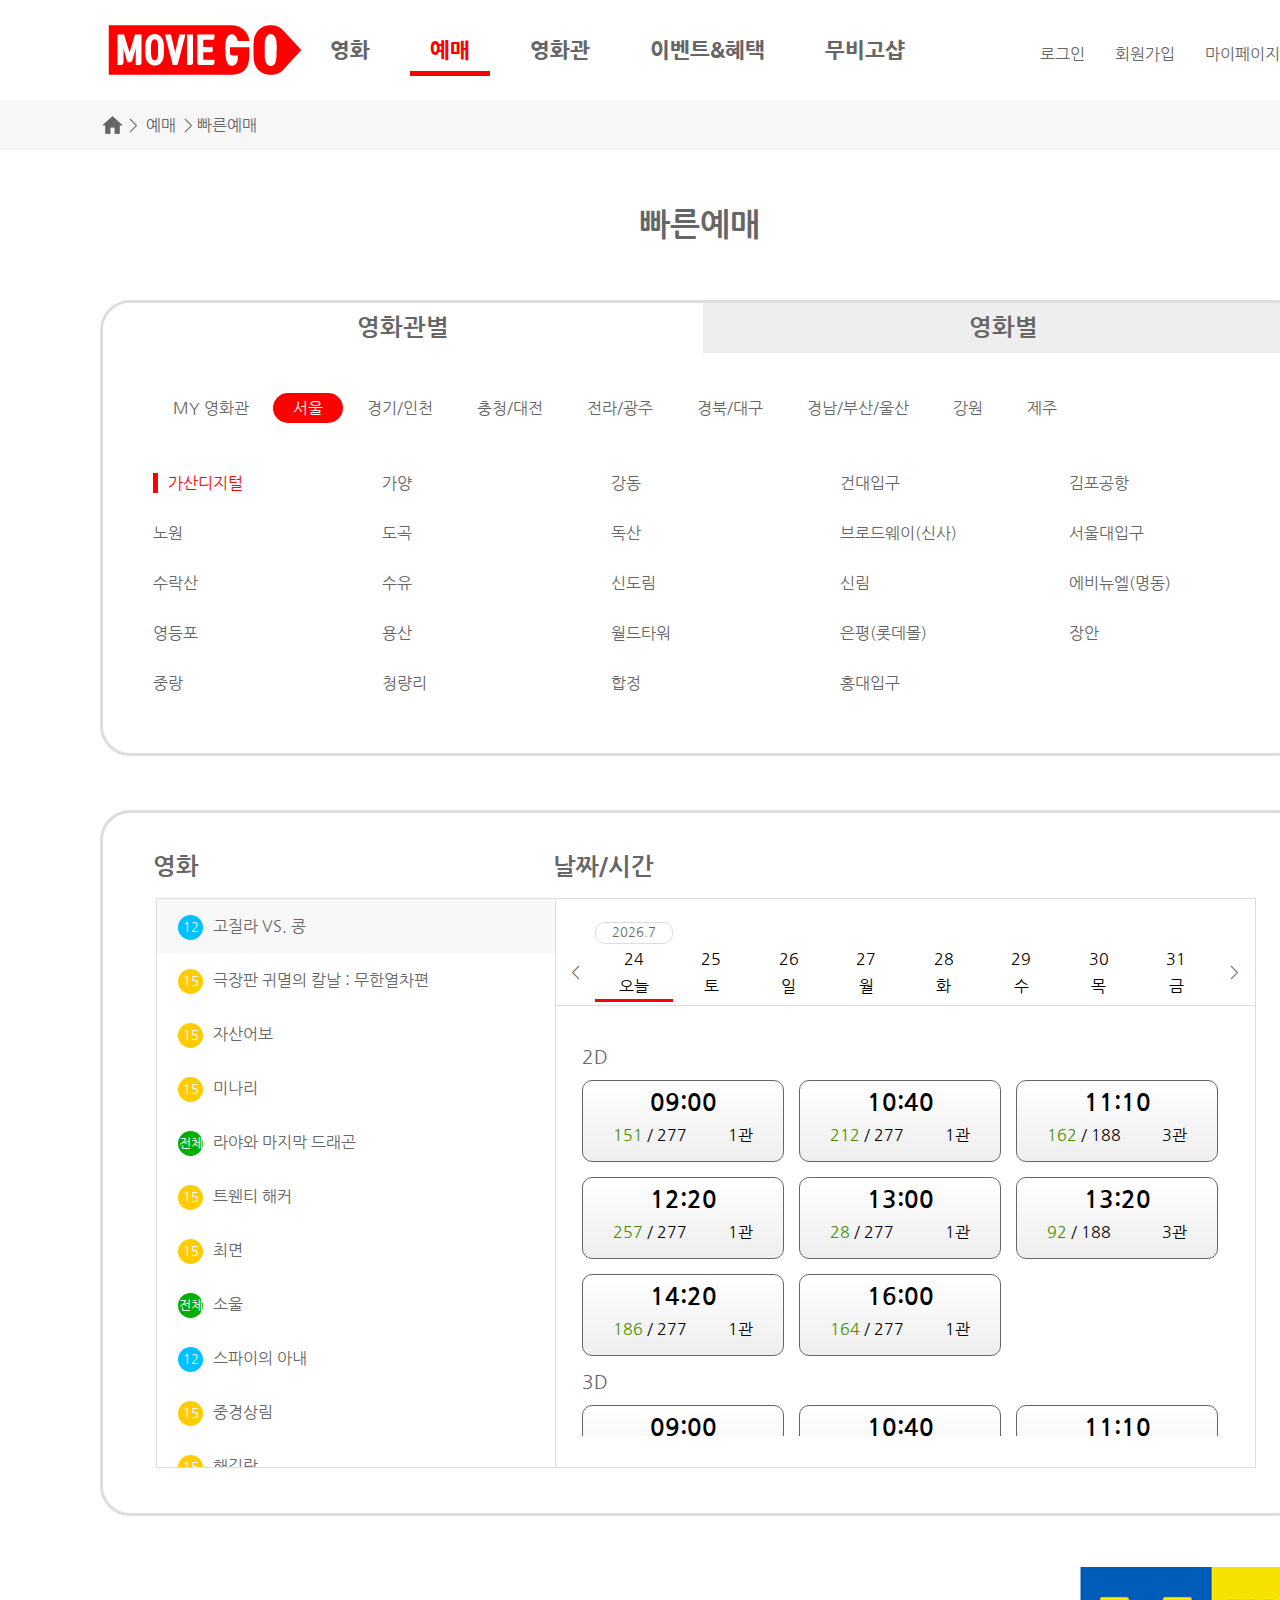
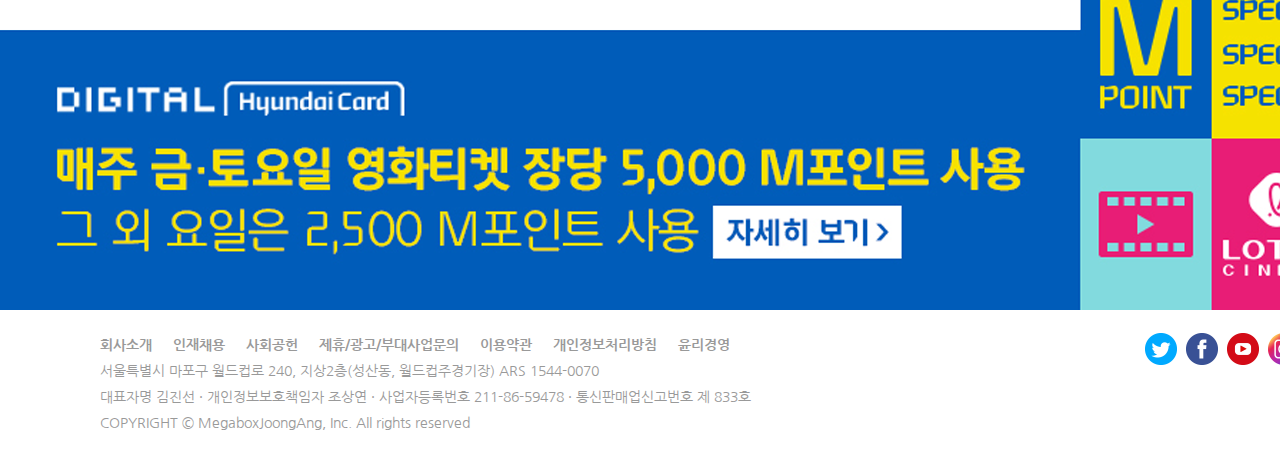
<file: reserve.html>
<!DOCTYPE html>
<html lang="ko">
    <head>
        <title>
            MOVIEGO에 오신것을 환영합니다!
        </title>
        <meta charset="utf-8">
        <link href="css/reserve.css" rel="stylesheet">
        <link href="css/sub_nav.css" rel="stylesheet">
        <script src="js/jquery-1.12.3.js"></script>
        <script src="js/reserve.js"></script>
    </head>
    <body>
        <header>
            <h1>
                <a href="index.html"><img id="logo" src="img/logo_2.png" alt="logo"></a>
            </h1>
            <nav>
                <ul>
                    <li><a href="movie_all.html">영화</a></li>
                    <li><a href="reserve.html" class="nownav">예매</a></li>
                    <li><a href="cinema.html">영화관</a></li>
                    <li><a href="eventall.html">이벤트&혜택</a></li>
                    <li><a href="shop.html">무비고샵</a></li>
                </ul>
            </nav>
            <div class="loginMenu">
                <ul>
                    <li><a href="#">로그인</a></li>
                    <li><a href="#">회원가입</a></li>
                    <li><a href="#">마이페이지</a></li>
                </ul>
            </div>
        </header>
        <div class="nowPage">
            <ul>
                <li><a href="#"><img src="img/home_icon.png"></a></li>
                <li>&nbsp;&gt;&nbsp;<a href="#"> 예매 </a>&nbsp;&gt;&nbsp;</li>
                <li><a href="#"> 빠른예매 </a>&nbsp;</li>
            </ul>
        </div>
        <section class="choice">
            <h2>빠른예매</h2>
            <div>
                <ul>
                    <li id="cinemaBgcolor"><h2>영화관별</h2></li>
                    <li id="movieBgcolor"><h2>영화별</h2></li>
                </ul>
                <div id="cinema">
                    <ul>
                        <li>MY 영화관</li>
                        <li class="cinemaClick">서울</li>
                        <li>경기/인천</li>
                        <li>충청/대전</li>
                        <li>전라/광주</li>
                        <li>경북/대구</li>
                        <li>경남/부산/울산</li>
                        <li>강원</li>
                        <li>제주</li>
                    </ul>
                    <form id="soeul" method="GET">
                        <input type="radio" name="place" value="가산디지털" id="gasandi" checked><label for="gasandi" class="placeClick">가산디지털</label>
                        <input type="radio" name="place" value="가양" id="gayang"><label for="gayang">가양</label>
                        <input type="radio" name="place" value="강동" id="gangdong"><label for="gangdong">강동</label>
                        <input type="radio" name="place" value="건대입구" id="gundae"><label for="gundae">건대입구</label>
                        <input type="radio" name="place" value="김포공항" id="kinpoair"><label for="kinpoair">김포공항</label>
                        <input type="radio" name="place" value="노원" id="nowon"><label for="nowon">노원</label>
                        <input type="radio" name="place" value="도곡" id="dogok"><label for="dogok">도곡</label>
                        <input type="radio" name="place" value="독산" id="doksan"><label for="doksan">독산</label>
                        <input type="radio" name="place" value="브로드웨이(신사)" id="sinsa"><label for="sinsa">브로드웨이(신사)</label>
                        <input type="radio" name="place" value="서울대입구" id="seoulUNI"><label for="seoulUNI">서울대입구</label>
                        <input type="radio" name="place" value="수락산" id="suraksan"><label for="suraksan">수락산</label>
                        <input type="radio" name="place" value="수유" id="suyu"><label for="suyu">수유</label>
                        <input type="radio" name="place" value="신도림" id="sindorim"><label for="sindorim">신도림</label>
                        <input type="radio" name="place" value="신림" id="sinrim"><label for="sinrim">신림</label>
                        <input type="radio" name="place" value="이베뉴엘(명동)" id="myungdong"><label for="myungdong">에비뉴엘(명동)</label>
                        <input type="radio" name="place" value="영등포" id="youndeungpo"><label for="youndeungpo">영등포</label>
                        <input type="radio" name="place" value="용산" id="yongsan"><label for="yongsan">용산</label>
                        <input type="radio" name="place" value="월드타워" id="woldtower"><label for="woldtower">월드타워</label>
                        <input type="radio" name="place" value="은평(롯대몰)" id="eunpyung"><label for="eunpyung">은평(롯데몰)</label>
                        <input type="radio" name="place" value="장안" id="jangan"><label for="jangan">장안</label>
                        <input type="radio" name="place" value="중랑" id="jungrang"><label for="jungrang">중랑</label>
                        <input type="radio" name="place" value="청량리" id="chungryang"><label for="chungryang">청량리</label>
                        <input type="radio" name="place" value="합정" id="hapjung"><label for="hapjung">합정</label>
                        <input type="radio" name="place" value="홍대입구" id="hongdae"><label for="hongdae">홍대입구</label>
                    </form>
                </div>
                <div id="movie">
                    <ul>
                        <li class="movie_list">
                            <form method="GET">
                                <input type="radio" name="movieName1" value="고질라 VS. 콩" id="godzillaVSkong" checked><label for="godzillaVSkong" class="movieFirstClick"><span class="age12">12</span>고질라 VS. 콩</label>
                                <input type="radio" name="movieName1" value="극장판 귀멸의 칼날 : 무한열차편" id="guimyul"><label for="guimyul"><span class="age15">15</span>극장판 귀멸의 칼날 : 무한열차편</label>
                                <input type="radio" name="movieName1" value="자산어보" id="jasan"><label for="jasan"><span class="age15">12</span>자산어보</label>
                                <input type="radio" name="movieName1" value="미나리" id="minari"><label for="minari"><span class="age15">12</span>미나리</label>
                                <input type="radio" name="movieName1" value="라야와 마지막 드래곤" id="lastdragon"><label for="lastdragon"><span class="ageall">전체</span>라야와 마지막 드래곤</label>
                                <input type="radio" name="movieName1" value="트웬티 해커" id="twenty"><label for="twenty"><span class="age15">15</span>트웬티 해커</label>
                                <input type="radio" name="movieName1" value="최면" id="choimyun"><label for="choimyun"><span class="age15">15</span>최면</label>
                                <input type="radio" name="movieName1" value="소울" id="soul"><label for="soul"><span class="ageall">전체</span>소울</label>
                                <input type="radio" name="movieName1" value="스파이의 아내" id="spywife"><label for="spywife"><span class="age12">12</span>스파이의 아내</label>
                                <input type="radio" name="movieName1" value="중경상림" id="junggyung"><label for="junggyung"><span class="age15">15</span>중경상림</label>
                                <input type="radio" name="movieName1" value="해길랍" id="haegillrap"><label for="haegillrap"><span class="age15">15</span>해길랍</label>
                                <input type="radio" name="movieName1" value="반지의 제왕 : 왕의 귀환" id="ringking"><label for="ringking"><span class="age12">12</span>반지의 제왕 : 왕의 귀환</label>
                                <input type="radio" name="movieName1" value="죽은 시인의 사회" id="die"><label for="die"><span class="age12">12</span>죽은 시인의 사회</label>
                                <input type="radio" name="movieName1" value="부활 : 그 증거" id="buhwal"><label for="buhwal"><span class="age12">12</span>부활 : 그 증거</label>
                            </form>
                        </li>
                        <li class="movie_poster">
                            <div></div>
                        </li>
                        <li class="movie_info">
                            <ul>
                                <li>
                                    <span>12</span>
                                </li>
                                <li>
                                    <h2>고질라 VS. 콩</h2>
                                </li>
                                <li>
                                    <a href="#" id="moive_share"></a>
                                </li>
                                <li>
                                    <a href="#" id="movie_like"></a>
                                </li>
                                <li>
                                    <p><span>❤︎</span>123</p>
                                </li>
                            </ul>
                            <ul>
                                <li>
                                    관람객 평점 <span>★</span><span>8.4</span>
                                </li>
                                <li>
                                    예매율 1위 <span>36.9%</span>
                                </li>
                                <li>
                                    누적관객수 <span>80,024명</span>
                                </li>
                            </ul>
                            <div>
                                <ul>
                                    <li>
                                        장르
                                    </li>
                                    <li>
                                        액션/미국 | 2021.03.25개봉 | 113분
                                    </li>
                                </ul>
                                <ul>
                                    <li>
                                        감독
                                    </li>
                                    <li>
                                        애덤 원가드
                                    </li>
                                </ul>
                                <ul>
                                    <li>
                                        출연
                                    </li>
                                    <li>
                                        알렉산더 스카스가드, 밀리 바비 브라운, 레베카 홀, 카일 챈들러, 오구리 슌, 에이사 곤살레스
                                    </li>
                                </ul>
                                <ul>
                                    <li>
                                        시놉시스
                                    </li>
                                    <li>
                                        두 전설의 충돌, 사상 최강 빅매치! 승자는 정해진다!
                                    거대 몬스터들의 습격을 받은 지 3년 후, 콩은 스컬 아일랜드를 떠나 인간들의
                                    보호관찰을 받고 있다. 한편, 인간들에게 등을 돌린 고질라는 …
                                    </li>
                                </ul>
                            </div>
                            <p><a href="#">+ 더보기</a></p>
                        </li>
                    </ul>
                </div>
            </div>
        </section>
        <section class="select">
            <div id="cinema_select">
                <h2>영화</h2><h2>날짜/시간</h2>
                <ul>
                    <li id="movieName">
                        <form id="movieFirst" method="GET">
                            <input type="radio" name="movieName2" value="고질라 VS. 콩" id="godzillaVSkong2" checked><label for="godzillaVSkong2" class="cinema_select_movieClick"><span class="age12">12</span>고질라 VS. 콩</label>
                            <input type="radio" name="movieName2" value="부활 : 그 증거" id="guimyul2"><label for="guimyul2"><span class="age15">15</span>극장판 귀멸의 칼날 : 무한열차편</label>
                            <input type="radio" name="movieName2" value="자산어보" id="jasan2"><label for="jasan2"><span class="age15">15</span>자산어보</label>
                            <input type="radio" name="movieName2" value="미나리" id="minari2"><label for="minari2"><span class="age15">15</span>미나리</label>
                            <input type="radio" name="movieName2" value="라야와 마지막 드래곤" id="lastdragon2"><label for="lastdragon2"><span class="ageall">전체</span>라야와 마지막 드래곤</label>
                            <input type="radio" name="movieName2" value="트웬티 해커" id="twenty2"><label for="twenty2"><span class="age15">15</span>트웬티 해커</label>
                            <input type="radio" name="movieName2" value="최면" id="choimyun2"><label for="choimyun2"><span class="age15">15</span>최면</label>
                            <input type="radio" name="movieName2" value="소울" id="soul2"><label for="soul2"><span class="ageall">전체</span>소울</label>
                            <input type="radio" name="movieName2" value="스파이의 아내" id="spywife2"><label for="spywife2"><span class="age12">12</span>스파이의 아내</label>
                            <input type="radio" name="movieName2" value="중경상림" id="junggyung2"><label for="junggyung2"><span class="age15">15</span>중경상림</label>
                            <input type="radio" name="movieName2" value="해길랍" id="haegillrap2"><label for="haegillrap2"><span class="age15">15</span>해길랍</label>
                            <input type="radio" name="movieName2" value="반지의 제왕 : 왕의 귀환" id="ringking2"><label for="ringking2"><span class="age12">12</span>반지의 제왕 : 왕의 귀환</label>
                            <input type="radio" name="movieName2" value="죽은 시인의 사회" id="die2"><label for="die2"><span class="age12">12</span>죽은 시인의 사회</label>
                            <input type="radio" name="movieName2" value="부활 : 그 증거" id="buhwal2"><label for="buhwal2"><span class="age12">12</span>부활 : 그 증거</label>
                        </form>
                    </li>
                    <li id="dayNtime">
                        <div>
                            <ul class="daychange">
                                <li class="leftNright">
                                    <ul>
                                        <li>&lt;</li>
                                    </ul>
                                </li>
                                <li class="day">
                                    <ul class="dayClick">
                                        <li><span>2021.03</span></li>
                                        <li><div class="confirmday">29</div><div>오늘</div></li>
                                    </ul>
                                </li>
                                <li class="day">
                                    <ul>
                                        <li></li>
                                        <li><div></div><div></div></li>
                                    </ul>
                                </li>
                                <li class="day">
                                    <ul>
                                        <li></li>
                                        <li><div></div><div></div></li>
                                    </ul>
                                </li>
                                <li class="day">
                                    <ul>
                                        <li></li>
                                        <li><div></div><div></div></li>
                                    </ul>
                                </li>
                                <li class="day">
                                    <ul>
                                        <li></li>
                                        <li><div></div><div></div></li>
                                    </ul>
                                </li>
                                <li class="day">
                                    <ul>
                                        <li></li>
                                        <li><div></div><div></div></li>
                                    </ul>
                                </li>
                                <li class="day">
                                    <ul>
                                        <li></li>
                                        <li><div></div><div></div></li>
                                    </ul>
                                </li>
                                <li class="day">
                                    <ul>
                                        <li></li>
                                        <li><div></div><div></div></li>
                                    </ul>
                                </li>
                                <li class="leftNright">
                                    <ul>
                                        <li>&gt;</li>
                                    </ul>
                                </li>
                            </ul>
                        </div>
                        <div class="timeTable">
                            <p>2D</p>
                            <ul>
                                <li>
                                    <a href="#">
                                        <h2 class="confirmTime">09:00</h2>
                                        <div><p><span>151</span> / 277</p><p>1관</p></div>
                                    </a>
                                </li>
                                <li>
                                    <a href="#">
                                        <h2>10:40</h2>
                                        <div><p><span>212</span> / 277</p><p>1관</p></div>
                                    </a>
                                </li>
                                <li>
                                    <a href="#">
                                        <h2>11:10</h2>
                                        <div><p><span>162</span> / 188</p><p>3관</p></div>
                                    </a>
                                </li>
                                <li>
                                    <a href="#">
                                        <h2>12:20</h2>
                                        <div><p><span>257</span> / 277</p><p>1관</p></div>
                                    </a>
                                </li>
                                <li>
                                    <a href="#">
                                        <h2>13:00</h2>
                                        <div><p><span>28</span> / 277</p><p>1관</p></div>
                                    </a>
                                </li>
                                <li>
                                    <a href="#">
                                        <h2>13:20</h2>
                                        <div><p><span>92</span> / 188</p><p>3관</p></div>
                                    </a>
                                </li>
                                <li>
                                    <a href="#">
                                        <h2>14:20</h2>
                                        <div><p><span>186</span> / 277</p><p>1관</p></div>
                                    </a>
                                </li>
                                <li>
                                    <a href="#">
                                        <h2>16:00</h2>
                                        <div><p><span>164</span> / 277</p><p>1관</p></div>
                                    </a>
                                </li>
                            </ul>
                            <p>3D</p>
                            <ul>
                                <li>
                                    <a href="#">
                                        <h2>09:00</h2>
                                        <div><p><span>151</span> / 277</p><p>1관</p></div>
                                    </a>
                                </li>
                                <li>
                                    <a href="#">
                                        <h2>10:40</h2>
                                        <div><p><span>212</span> / 277</p><p>1관</p></div>
                                    </a>
                                </li>
                                <li>
                                    <a href="#">
                                        <h2>11:10</h2>
                                        <div><p><span>162</span> / 188</p><p>3관</p></div>
                                    </a>
                                </li>
                                <li>
                                    <a href="#">
                                        <h2>12:20</h2>
                                        <div><p><span>257</span> / 277</p><p>1관</p></div>
                                    </a>
                                </li>
                                <li>
                                    <a href="#">
                                        <h2>13:00</h2>
                                        <div><p><span>28</span> / 277</p><p>1관</p></div>
                                    </a>
                                </li>
                                <li>
                                    <a href="#">
                                        <h2>13:20</h2>
                                        <div><p><span>92</span> / 188</p><p>3관</p></div>
                                    </a>
                                </li>
                                <li>
                                    <a href="#">
                                        <h2>14:20</h2>
                                        <div><p><span>186</span> / 277</p><p>1관</p></div>
                                    </a>
                                </li>
                            </ul>
                        </div>
                    </li>
                </ul>
            </div>
            <div id="movie_select">
                <h2>영화관</h2><h2>날짜/시간</h2>
                <ul>
                    <li id="cinema_do">
                        <ul>
                            <li class="movie_select_doClick">MY 영화관</li>
                            <li>서울</li>
                            <li>경기/인천</li>
                            <li>충청/대전</li>
                            <li>전라/광주</li>
                            <li>경북/대구</li>
                            <li>경남/부산/울산</li>
                            <li>강원</li>
                            <li>제주</li>
                        </ul>
                    </li>
                    <li id="cinema_seoul">
                        <ul>
                            <li class="movie_select_siClick">가산디지털</li>
                            <li>가양</li>
                            <li>강동</li>
                            <li>건대입구</li>
                            <li>김포공항</li>
                            <li>노원</li>
                            <li>도곡</li>
                            <li>독산</li>
                            <li>브로드웨이(신사)</li>
                            <li>서울대입구</li>
                            <li>수락산</li>
                            <li>수유</li>
                            <li>신도림</li>
                            <li>신림</li>
                            <li>에비뉴엘(명동)</li>
                            <li>영등포</li>
                            <li>용산</li>
                            <li>월드타워</li>
                            <li>은평(롯데몰)</li>
                            <li>장안</li>
                            <li>중랑</li>
                            <li>청량리</li>
                            <li>합정</li>
                            <li>홍대입구</li>
                        </ul>
                    </li>
                    <li id="dayNtime">
                        <div>
                            <ul class="daychange2">
                                <li class="leftNright">
                                    <ul>
                                        <li>&lt;</li>
                                    </ul>
                                </li>
                                <li class="day">
                                    <ul class="dayClick">
                                        <li><span>2021.03</span></li>
                                        <li><div>29</div><div>오늘</div></li>
                                    </ul>
                                </li>
                                <li class="day">
                                    <ul>
                                        <li></li>
                                        <li><div></div><div></div></li>
                                    </ul>
                                </li>
                                <li class="day">
                                    <ul>
                                        <li></li>
                                        <li><div></div><div></div></li>
                                    </ul>
                                </li>
                                <li class="day">
                                    <ul>
                                        <li></li>
                                        <li><div></div><div></div></li>
                                    </ul>
                                </li>
                                <li class="day">
                                    <ul>
                                        <li></li>
                                        <li><div></div><div></div></li>
                                    </ul>
                                </li>
                                <li class="day">
                                    <ul>
                                        <li></li>
                                        <li><div></div><div></div></li>
                                    </ul>
                                </li>
                                <li class="day">
                                    <ul>
                                        <li></li>
                                        <li><div></div><div></div></li>
                                    </ul>
                                </li>
                                <li class="day">
                                    <ul>
                                        <li></li>
                                        <li><div></div><div></div></li>
                                    </ul>
                                </li>
                                <li class="leftNright">
                                    <ul>
                                        <li>&gt;</li>
                                    </ul>
                                </li>
                            </ul>
                        </div>
                        <div class="timeTable">
                            <p>2D</p>
                            <ul>
                                <li>
                                    <a href="#">
                                        <h2 id="time">09:00</h2>
                                        <div><p><span>151</span> / 277</p><p>1관</p></div>
                                    </a>
                                </li>
                                <li>
                                    <a href="#">
                                        <h2>10:40</h2>
                                        <div><p><span>212</span> / 277</p><p>1관</p></div>
                                    </a>
                                </li>
                                <li>
                                    <a href="#">
                                        <h2>11:10</h2>
                                        <div><p><span>162</span> / 188</p><p>3관</p></div>
                                    </a>
                                </li>
                                <li>
                                    <a href="#">
                                        <h2>12:20</h2>
                                        <div><p><span>257</span> / 277</p><p>1관</p></div>
                                    </a>
                                </li>
                                <li>
                                    <a href="#">
                                        <h2>13:00</h2>
                                        <div><p><span>28</span> / 277</p><p>1관</p></div>
                                    </a>
                                </li>
                                <li>
                                    <a href="#">
                                        <h2>13:20</h2>
                                        <div><p><span>92</span> / 188</p><p>3관</p></div>
                                    </a>
                                </li>
                                <li>
                                    <a href="#">
                                        <h2>14:20</h2>
                                        <div><p><span>186</span> / 277</p><p>1관</p></div>
                                    </a>
                                </li>
                                <li>
                                    <a href="#">
                                        <h2>16:00</h2>
                                        <div><p><span>164</span> / 277</p><p>1관</p></div>
                                    </a>
                                </li>
                            </ul>
                            <p>3D</p>
                            <ul>
                                <li>
                                    <a href="#">
                                        <h2>09:00</h2>
                                        <div><p><span>151</span> / 277</p><p>1관</p></div>
                                    </a>
                                </li>
                                <li>
                                    <a href="#">
                                        <h2>10:40</h2>
                                        <div><p><span>212</span> / 277</p><p>1관</p></div>
                                    </a>
                                </li>
                                <li>
                                    <a href="#">
                                        <h2>11:10</h2>
                                        <div><p><span>162</span> / 188</p><p>3관</p></div>
                                    </a>
                                </li>
                                <li>
                                    <a href="#">
                                        <h2>12:20</h2>
                                        <div><p><span>257</span> / 277</p><p>1관</p></div>
                                    </a>
                                </li>
                                <li>
                                    <a href="#">
                                        <h2>13:00</h2>
                                        <div><p><span>28</span> / 277</p><p>1관</p></div>
                                    </a>
                                </li>
                                <li>
                                    <a href="#">
                                        <h2>13:20</h2>
                                        <div><p><span>92</span> / 188</p><p>3관</p></div>
                                    </a>
                                </li>
                                <li>
                                    <a href="#">
                                        <h2>14:20</h2>
                                        <div><p><span>186</span> / 277</p><p>1관</p></div>
                                    </a>
                                </li>
                            </ul>
                        </div>
                    </li>
                </ul>
            </div>
        </section>
        <div class="ad">
            <a href="#"><img src="img/add.png" alt="카드광고"></a>
        </div>
        <footer>
            <div class="info">
                <ul>
                    <li><a href="#">회사소개</a></li>
                    <li><a href="#">인재채용</a></li>
                    <li><a href="#">사회공헌</a></li>
                    <li><a href="#">제휴/광고/부대사업문의</a></li>
                    <li><a href="#">이용약관</a></li>
                    <li><a href="#">개인정보처리방침</a></li>
                    <li><a href="#">윤리경영</a></li>
                </ul>
                <p>서울특별시 마포구 월드컵로 240, 지상2층(성산동, 월드컵주경기장) ARS 1544-0070</p>
                <p>대표자명 김진선 · 개인정보보호책임자 조상연 · 사업자등록번호 211-86-59478 · 통신판매업신고번호 제 833호</p>
                <p>COPYRIGHT © MegaboxJoongAng, Inc. All rights reserved</p>
            </div>
            <ul class="sns">
                <li><a href="#"></a></li>
                <li><a href="#"></a></li>
                <li><a href="#"></a></li>
                <li><a href="#"></a></li>                        
            </ul>
        </footer>
    </body>
</html>
</file>
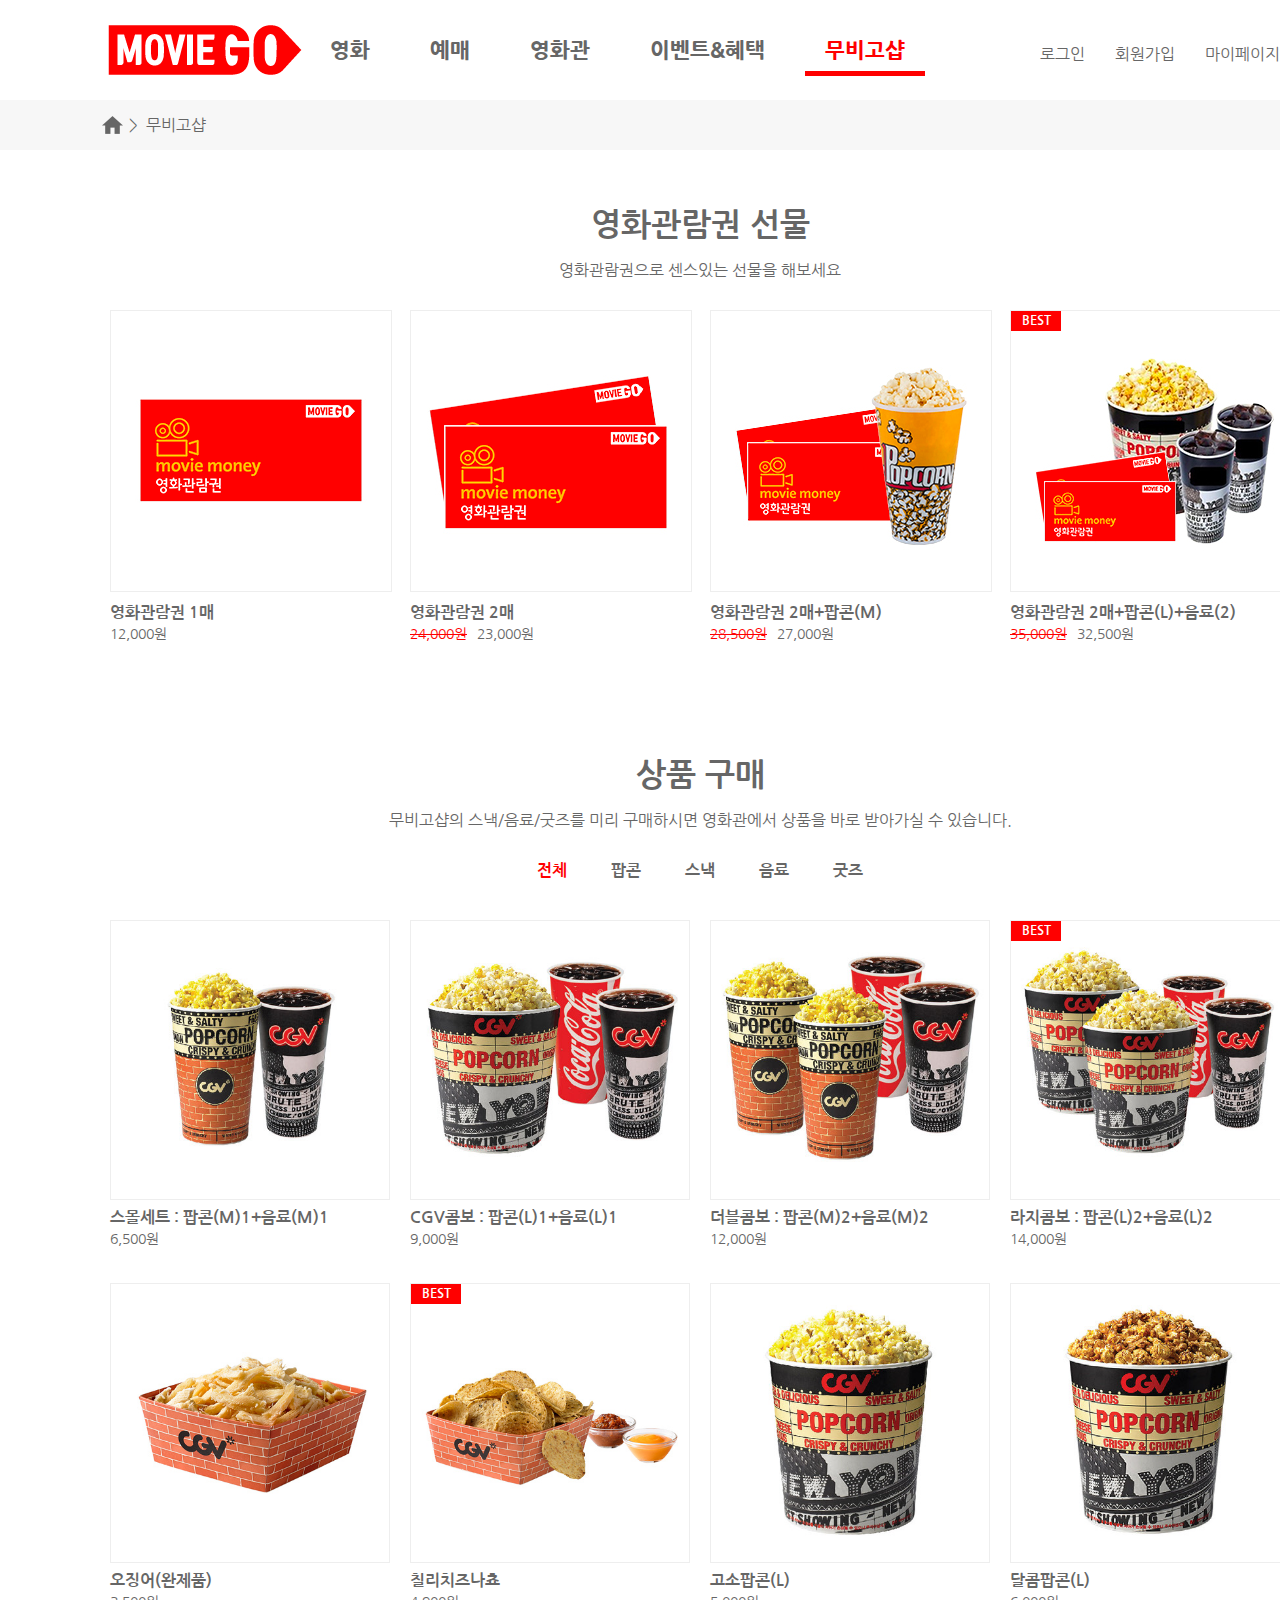
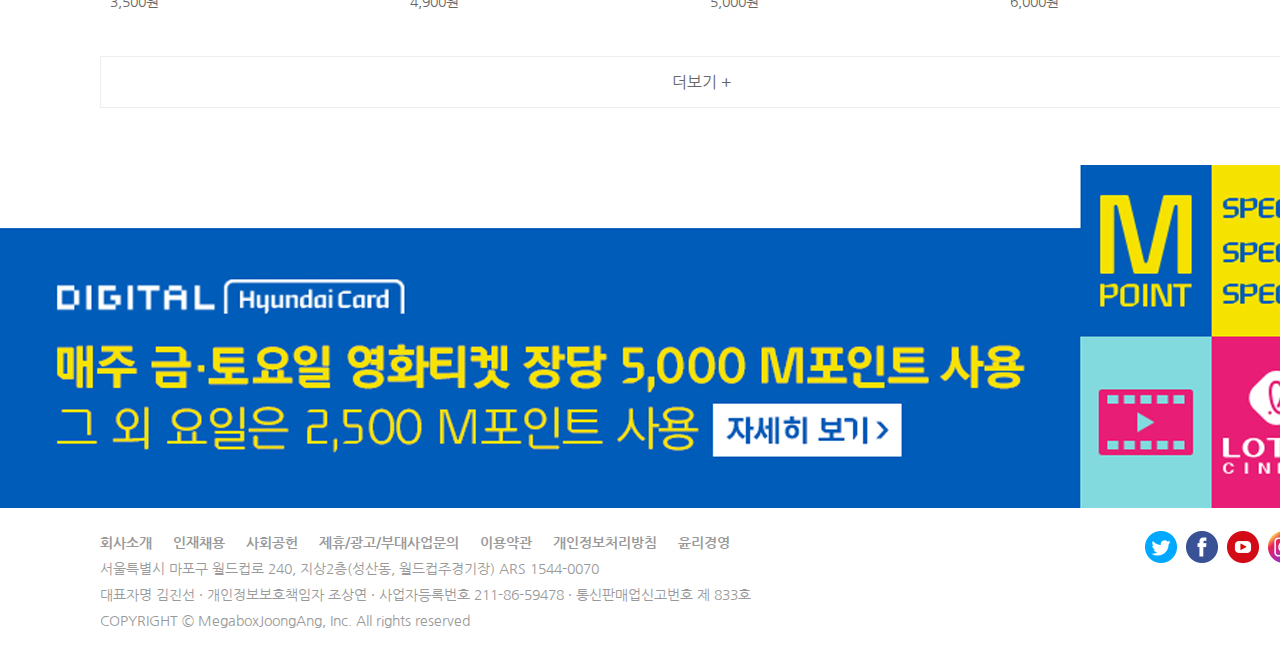
<file: shop.html>
<!DOCTYPE html>
<html lang="ko">
    <head>
        <title>
            MOVIEGO에 오신것을 환영합니다!
        </title>
        <meta charset="utf-8">
        <link href="css/shop.css" rel="stylesheet">
        <link href="css/sub_nav.css" rel="stylesheet">
        <script src="js/jquery-1.12.3.js"></script>
        <script src="js/shop.js"></script>
    </head>
    <body>
        <header>
            <h1>
                <a href="index.html"><img id="logo" src="img/logo_2.png" alt="logo"></a>
            </h1>
            <nav>
                <ul>
                    <li><a href="movie_all.html">영화</a></li>
                    <li><a href="reserve.html">예매</a></li>
                    <li><a href="cinema.html">영화관</a></li>
                    <li><a href="eventall.html">이벤트&혜택</a></li>
                    <li><a href="shop.html" class="nownav">무비고샵</a></li>
                </ul>
            </nav>
            <div class="loginMenu">
                <ul>
                    <li><a href="#">로그인</a></li>
                    <li><a href="#">회원가입</a></li>
                    <li><a href="#">마이페이지</a></li>
                </ul>
            </div>
        </header>
        <div class="nowPage">
            <ul>
                <li><a href="index.html"><img src="img/home_icon.png"></a></li>
                <li>&nbsp;&gt;&nbsp;<a href="shop.html"> 무비고샵 </a></li>
            </ul>
        </div>
        <section class="gift">
            <h2>영화관람권 선물</h2>
            <p>영화관람권으로 센스있는 선물을 해보세요</p>
            <div>
                <ul>
                    <li>
                        <a href="#"><img src="img/shop/gift_1.jpg" alt="선물1"></a>
                        <p><a href="#">영화관람권 1매</a></p>
                        <div>12,000원</div>
                    </li>
                    <li>
                        <a href="#"><img src="img/shop/gift_2.jpg" alt="선물2"></a>
                        <p><a href="#">영화관람권 2매</a></p>
                        <div><span>24,000원</span>23,000원</div>
                    </li>
                    <li>
                        <a href="#"><img src="img/shop/gift_3.jpg" alt="선물3"></a>
                        <p><a href="#">영화관람권 2매+팝콘(M)</a></p>
                        <div><span>28,500원</span>27,000원</div>
                    </li>
                    <li>
                        <a href="#"><span class="best">BEST</span><img src="img/shop/gift_4.jpg" alt="선물4"></a>
                        <p><a href="#">영화관람권 2매+팝콘(L)+음료(2)</a></p>
                        <div><span>35,000원</span>32,500원</div>
                    </li>
                    <li>
                        <a href="#"><img src="img/shop/gift_5.jpg" alt="선물5"></a>
                        <p><a href="#">영화관람권 4매</a></p>
                        <div><span>48,000원</span>44,000원</div>
                    </li>
                    <li>
                        <a href="#"><img src="img/shop/gift_6.jpg" alt="선물6"></a>
                        <p><a href="#">영화관람권 10매</a></p>
                        <div><span>120,000원</span>95,000원</div>
                    </li>
                </ul>
            </div>
        </section>
        <section class="product">
            <h2>상품 구매</h2>
            <p>무비고샵의 스낵/음료/굿즈를 미리 구매하시면 영화관에서 상품을 바로 받아가실 수 있습니다.</p>
            <form>
                <div class="cate">
                    <ul>
                        <li>
                            <input type="radio" name="cate" value="all" id="all" checked>
                            <label for="all" class="cateClick">전체</label>
                        </li>
                        <li>
                            <input type="radio" name="cate" value="pop" id="pop">
                            <label for="pop">팝콘</label>
                        </li>
                        <li>
                            <input type="radio" name="cate" value="snack" id="snack">
                            <label for="snack">스낵</label>
                        </li>
                        <li>
                            <input type="radio" name="cate" value="drink" id="drink">
                            <label for="drink">음료</label>
                        </li>
                        <li>
                            <input type="radio" name="cate" value="goods" id="goods">
                            <label for="goods">굿즈</label>
                        </li>
                    </ul>
                </div>
                <ul class="allpro">
                    <li title="pop">
                        <a href="#"><img src="img/shop/1.jpeg" alt="상품1"></a>
                        <p><a href="#">스몰세트 : 팝콘(M)1+음료(M)1</a></p>
                        <div>6,500원</div>
                    </li>
                    <li title="pop">
                        <a href="#"><img src="img/shop/2.jpeg" alt="상품2"></a>
                        <p><a href="#">CGV콤보 : 팝콘(L)1+음료(L)1</a></p>
                        <div>9,000원</div>
                    </li>
                    <li title="pop">
                        <a href="#"><img src="img/shop/3.jpeg" alt="상품3"></a>
                        <p><a href="#">더블콤보 : 팝콘(M)2+음료(M)2</a></p>
                        <div>12,000원</div>
                    </li>
                    <li title="pop">
                        <a href="#"><span class="best">BEST</span><img src="img/shop/4.jpeg" alt="상품4"></a>
                        <p><a href="#">라지콤보 : 팝콘(L)2+음료(L)2</a></p>
                        <div>14,000원</div>
                    </li>
                    <li title="snack">
                        <a href="#"><img src="img/shop/5.jpeg" alt="상품5"></a>
                        <p><a href="#">오징어(완제품)</a></p>
                        <div>3,500원</div>
                    </li>
                    <li title="snack">
                        <a href="#"><span class="best">BEST</span><img src="img/shop/6.jpeg" alt="상품6"></a>
                        <p><a href="#">칠리치즈나쵸</a></p>
                        <div>4,900원</div>
                    </li>
                    <li title="pop">
                        <a href="#"><img src="img/shop/7.jpeg" alt="상품7"></a>
                        <p><a href="#">고소팝콘(L)</a></p>
                        <div>5,000원</div>
                    </li>
                    <li title="pop">
                        <a href="#"><img src="img/shop/8.jpeg" alt="상품8"></a>
                        <p><a href="#">달콤팝콘(L)</a></p>
                        <div>6,000원</div>
                    </li>
                    <li title="pop">
                        <a href="#"><img src="img/shop/9.jpeg" alt="상품9"></a>
                        <p><a href="#">더블치즈팝콘(L)</a></p>
                        <div>6,000원</div>
                    </li>
                    <li title="pop">
                        <a href="#"><span class="new">NEW</span><img src="img/shop/10.jpeg" alt="상품10"></a>
                        <p><a href="#">바질어니언팝콘(L)</a></p>
                        <div>6,000원</div>
                    </li>
                    <li title="pop">
                        <a href="#"><span class="new">NEW</span><img src="img/shop/11.jpeg" alt="상품11"></a>
                        <p><a href="#">바질어니언팝콘(M)</a></p>
                        <div>5,500원</div>
                    </li>
                    <li title="pop">
                        <a href="#"><img src="img/shop/12.jpeg" alt="상품12"></a>
                        <p><a href="#">더블치즈팝콘(M)</a></p>
                        <div>5,500원</div>
                    </li>
                    <li title="pop">
                        <a href="#"><img src="img/shop/13.jpeg" alt="상품13"></a>
                        <p><a href="#">고소팝콘(M)</a></p>
                        <div>4,500원</div>
                    </li>
                    <li title="pop">
                        <a href="#"><img src="img/shop/14.jpeg" alt="상품14"></a>
                        <p><a href="#">달콤팝콘(M)</a></p>
                        <div>5,500원</div>
                    </li>
                    <li title="drink">
                        <a href="#"><img src="img/shop/15.jpeg" alt="상품15"></a>
                        <p><a href="#">탄산음료(M)</a></p>
                        <div>2,500원</div>
                    </li>
                    <li title="drink">
                        <a href="#"><img src="img/shop/16.jpeg" alt="상품16"></a>
                        <p><a href="#">아메리카노(HOT)</a></p>
                        <div>3,500원</div>
                    </li>
                    <li title="drink">
                        <a href="#"><img src="img/shop/17.jpeg" alt="상품17"></a>
                        <p><a href="#">아메리카노(ICE)</a></p>
                        <div>4,000원</div>
                    </li>
                    <li title="drink">
                        <a href="#"><img src="img/shop/18.jpeg" alt="상품18"></a>
                        <p><a href="#">탄산음료(L)</a></p>
                        <div>3,000원</div>
                    </li>
                    <li title="snack">
                        <a href="#"><img src="img/shop/19.jpeg" alt="상품19"></a>
                        <p><a href="#">플레인핫도그</a></p>
                        <div>4,000원</div>
                    </li>
                    <li title="snack">
                        <a href="#"><img src="img/shop/20.jpeg" alt="상품20"></a>
                        <p><a href="#">칠리치즈핫도그</a></p>
                        <div>4,500원</div>
                    </li>
                    <li title="snack">
                        <a href="#"><span class="new">NEW</span><img src="img/shop/21.jpeg" alt="상품21"></a>
                        <p><a href="#">맛밤</a></p>
                        <div>3,500원</div>
                    </li>
                </ul>
            </form>
            <p class="plusbtn">더보기 +</p>
        </section>
        <div class="ad">
            <a href="#"><img src="img/add.png" alt="카드광고"></a>
        </div>
        <footer>
            <div class="info">
                <ul>
                    <li><a href="#">회사소개</a></li>
                    <li><a href="#">인재채용</a></li>
                    <li><a href="#">사회공헌</a></li>
                    <li><a href="#">제휴/광고/부대사업문의</a></li>
                    <li><a href="#">이용약관</a></li>
                    <li><a href="#">개인정보처리방침</a></li>
                    <li><a href="#">윤리경영</a></li>
                </ul>
                <p>서울특별시 마포구 월드컵로 240, 지상2층(성산동, 월드컵주경기장) ARS 1544-0070</p>
                <p>대표자명 김진선 · 개인정보보호책임자 조상연 · 사업자등록번호 211-86-59478 · 통신판매업신고번호 제 833호</p>
                <p>COPYRIGHT © MegaboxJoongAng, Inc. All rights reserved</p>
            </div>
            <ul class="sns">
                <li><a href="#"></a></li>
                <li><a href="#"></a></li>
                <li><a href="#"></a></li>
                <li><a href="#"></a></li>                        
            </ul>
        </footer>
    </body>
</html>
</file>
<file: css/index.css>
@charset "utf-8";

@import url("https://fonts.googleapis.com/css2?family=Nanum+Gothic:wght@400;700;800&display=swap");

* {
  margin: 0 auto;
  font-family: "Nanum Gothic", "나눔 고딕", "나눔고딕", sans-serif;
  color: white;
}

body {
  background-color: black;
  width: 100%;
}

ul {
  padding: 0;
}

ul > li {
  list-style: none;
}

a {
  text-decoration: none;
  color: inherit;
}

.hidden {
  position: absolute;
  left: -999999999px;
  font-size: 0;
}

/* 바디 커버 */

.bodyCover {
  position: relative;
  width: 100%;
  height: 100%;
}

/* 헤더시작 */
.opacity_bg {
  position: absolute;
  top: 0;
  width: 100%;
  height: 100px;
  background-color: #000;
  opacity: 0.5;
}

header {
  position: absolute;
  z-index: 10;
  width: 100%;
  height: 100px;
}

header > div {
  width: 1400px;
  height: 100px;
  padding: 0 100px;
  padding-top: 10px;
  box-sizing: border-box;
}

header > div > h1 {
  width: 210px;
  float: left;
}

nav > ul {
  float: left;
}

nav > ul > li {
  display: inline;
  float: left;
}

nav > ul > li > a {
  display: inline-block;
  font-size: 1.3em;
  font-weight: 800;
  padding: 10px 20px;
  margin: 20px 20px 0 0;
}

nav > ul > li > a:hover {
  color: yellow;
}

.loginMenu > ul {
  float: right;
  box-sizing: border-box;
  display: flex;
  justify-content: space-between;
}

.loginMenu > ul > li {
  display: inline;
}

.loginMenu > ul > li > a {
  display: inline-block;
  padding: 5px 10px;
  margin: 29px 0 0 10px;
}

.loginMenu > ul > li > a:hover {
  border-bottom: 3px dotted white;
}

.loginMenu > ul > li:nth-child(3) > a {
  margin-right: 10px;
}

header > div:after {
  content: "";
  display: block;
  clear: both;
}

/* 메인슬라이드 시작 */

.slide {
  position: relative;
  width: 1400px;
  height: 700px;
  box-sizing: border-box;
  overflow: hidden;
}

.slideBgCover {
  position: absolute;
  top: 0;
  z-index: -5;
  width: 1400px;
  height: 700px;
}

.slidegra {
  position: absolute;
  width: 100%;
  height: 100%;
  background: url(../img/index/gradient.png) repeat-y center 0;
  z-index: 10;
}

.slideBgCover > ul {
  width: 500%;
  height: 100%;
}

.slideBgCover > ul > li {
  position: absolute;
  width: 1400px;
  height: 700px;
}

.slideBgCover > ul > li:nth-child(1) {
  background: url(../img/index/movie_1.jpg) no-repeat center center;
  background-size: 100%;
}

.slideBgCover > ul > li:nth-child(2) {
  background: url(../img/index/movie_2.jpg) no-repeat center center;
  background-size: 100%;
}

.slideBgCover > ul > li:nth-child(3) {
  background: url(../img/index/movie_3.jpg) no-repeat center center;
  background-size: 100%;
}

.slideBgCover > ul > li:nth-child(4) {
  background: url(../img/index/movie_4.jpg) no-repeat center center;
  background-size: 100%;
}

.slideBgCover > ul > li:nth-child(5) {
  background: url(../img/index/movie_5.jpg) no-repeat center center;
  background-size: 100%;
}

.slideText {
  width: 1400px;
  height: 700px;
  padding: 260px 150px 0;
}

.slideText > li {
  position: absolute;
}

.slideText > li > div:first-child {
  display: inline-block;
  width: 110px;
  height: 37px;
  text-align: center;
  line-height: 37px;
  background-color: red;
  font-size: 1.2em;
  font-weight: bold;
  margin-bottom: 25px;
}

.slide h2 {
  margin-bottom: 25px;
  font-size: 3.5em;
}

.slideText > li > div:nth-child(3) {
  font-size: 1.8em;
  font-weight: bold;
  margin-bottom: 65px;
}

.slideText > li > div:nth-child(4) > ul > li:nth-child(1) {
  font-size: 1.3em;
  float: left;
  margin-right: 20px;
}

.slideText > li > div:nth-child(4) > ul > li:nth-child(1) > span {
  font-size: 2em;
  font-weight: bold;
}

.slideText > li > div:nth-child(4) > ul > li {
  display: inline;
  float: left;
}

.slideText > li > div:nth-child(4) > ul > li:nth-child(2) > a {
  display: inline-block;
  width: 30px;
  height: 30px;
  margin: 17px 12px 0 0;
  background-image: url(../img/icon_share.png);
}

.slideText > li > div:nth-child(4) > ul > li:nth-child(2) > a:hover {
  background-image: url(../img/icon_share_h.png);
}

.slideText > li > div:nth-child(4) > ul > li:nth-child(3) > a {
  display: inline-block;
  width: 30px;
  height: 30px;
  margin: 17px 12px 0 0;
  background-image: url(../img/icon_like.png);
}

.slideText > li > div:nth-child(4) > ul > li:nth-child(3) > a:hover {
  background-image: url(../img/icon_like_h.png);
}

.slideText:after {
  content: "";
  display: block;
  clear: both;
}

.slide_prev,
.slide_next {
  position: absolute;
  width: 30px;
  height: 30px;
  bottom: 15px;
  text-align: center;
  line-height: 30px;
  background-color: rgba(255, 255, 255, 0.3);
  z-index: 20;
  cursor: pointer;
}

.slide_prev {
  left: 550px;
}

.slide_prev:hover,
.slide_next:hover {
  background-color: rgba(255, 255, 255, 0.5);
}

.slide_next {
  right: 550px;
}

/* 슬라이드 불릿 */

.slideBullet {
  width: 100%;
  position: absolute;
  bottom: 20px;
  text-align: center;
}

.slideBullet > li {
  display: inline-block;
  width: 10px;
  height: 10px;
  margin: 0 5px;
  background-color: rgba(255, 255, 255, 0.5);
  border-radius: 5px;
  cursor: pointer;
}

.slideBullet > li:first-child {
  width: 70px;
}

.bulletClick {
  background-color: red !important;
}

/* 퀵메뉴 */

.quick {
  position: relative;
  width: 1400px;
  height: 121px;
  padding: 80px 100px 0;
  margin-bottom: 40px;
  box-sizing: border-box;
}

.quick > div {
  width: 50px;
  height: 50px;
  float: left;
  margin-right: 50px;
  cursor: pointer;
}

.quick > ul {
  width: 1100px;
  float: left;
}

.quick > ul > li {
  display: inline;
  float: left;
}

.quick > ul > li > a {
  display: inline-block;
}

.quick > ul > li > a {
  width: 337px;
  height: 60px;
  text-align: center;
  font-size: 1.5em;
  line-height: 60px;
  border: 1px solid #d9e5ff;
  box-sizing: border-box;
  transition: border-radius 0.7s, background 0.7s;
}

.quick > ul > li > a:hover {
  border-radius: 30px;
  background-color: rgba(217, 229, 255, 0.2);
}

.quick > ul > li:nth-child(2) > a {
  margin: 0 44.5px;
}

/* 차트 시작 */

.chart {
  width: 1400px;
  height: 760px;
  background-image: url(../img/chart_bg.jpg);
  background-color: black;
  padding-top: 50px;
}

.chart > h2 {
  text-align: center;
  font-size: 2em;
  height: 40px;
  margin-bottom: 40px;
}

.chart > ul {
  width: 1080px;
  box-sizing: border-box;
}

.chart > ul > li {
  width: 255px;
  height: 420px;
  margin-right: 20px;
  background-color: black;
  float: left;
}

.chart > ul > li:last-child {
  margin-right: 0;
}

.chart > ul > li > div > span {
  margin: 12px 0 0 9px;
  font-size: 2.5em;
  font-style: italic;
  text-shadow: 3px 3px 3px black;
}

.chart > ul > li > div > p {
  position: absolute;
  visibility: hidden;
  white-space: normal;
  text-overflow: ellipsis;
  overflow: hidden;
  text-align: justify;
}

/* 예매순위 1 */

.chart > ul > li:nth-child(1) > div:nth-child(1) {
  width: 255px;
  height: 368px;
  float: left;
  background-image: url(../img/movie1.jpg);
}

.chart > ul > li:nth-child(1) > div:nth-child(1):hover #c1 {
  width: inherit;
  height: inherit;
  padding: 25px 20px;
  box-sizing: border-box;
  visibility: visible;
  font-size: 0.9em;
  line-height: 1.3em;
  background-color: rgba(0, 0, 0, 0.7);
}

/* 예매순위 2 */

.chart > ul > li:nth-child(2) > div:nth-child(1) {
  width: 255px;
  height: 368px;
  float: left;
  background-image: url(../img/movie2.jpg);
}

.chart > ul > li:nth-child(2) > div:nth-child(1):hover #c2 {
  width: inherit;
  height: inherit;
  padding: 25px 20px;
  box-sizing: border-box;
  visibility: visible;
  font-size: 0.9em;
  line-height: 1.3em;
  background-color: rgba(0, 0, 0, 0.7);
}

/* 예매순위 3 */

.chart > ul > li:nth-child(3) > div:nth-child(1) {
  width: 255px;
  height: 368px;
  float: left;
  background-image: url(../img/movie3.jpg);
}

.chart > ul > li:nth-child(3) > div:nth-child(1):hover #c3 {
  width: inherit;
  height: inherit;
  padding: 25px 20px;
  box-sizing: border-box;
  visibility: visible;
  font-size: 0.9em;
  line-height: 1.3em;
  background-color: rgba(0, 0, 0, 0.7);
}

/* 예매순위 4 */

.chart > ul > li:nth-child(4) > div:nth-child(1) {
  width: 255px;
  height: 368px;
  float: left;
  background-image: url(../img/movie4.jpg);
}

.chart > ul > li:nth-child(4) > div:nth-child(1):hover #c4 {
  width: inherit;
  height: inherit;
  padding: 25px 20px;
  box-sizing: border-box;
  visibility: visible;
  font-size: 0.9em;
  line-height: 1.3em;
  background-color: rgba(0, 0, 0, 0.7);
}

.chart_like {
  width: 66px;
  height: 52px;
  float: left;
  cursor: pointer;
  background-image: url(../img/icon_chart_like.png);
}

.chart_like:hover {
  background-image: url(../img/icon_chart_like_h.png);
}

.chart > ul > li > a {
  display: inline-block;
  width: 189px;
  height: 30px;
  margin: 11px 0;
  line-height: 30px;
  text-align: center;
  border-left: 1px solid white;
  box-sizing: border-box;
}

.chart > ul:after {
  content: "";
  display: block;
  clear: both;
}

#notice {
  width: 1200px;
  height: 60px;
  margin-top: 100px;
  font-size: 1.2em;
  padding-left: 60px;
  box-sizing: border-box;
  border: 1px solid white;
  border-radius: 30px;
  line-height: 55px;
}

#notice > span:nth-child(1) {
  display: inline-block;
  width: 120px;
  animation: noticeT 2s infinite;
}

@keyframes noticeT {
  0% {
    opacity: 1;
  }
  50% {
    opacity: 0.3;
  }
  100% {
    opacity: 1;
  }
}

#notice > a:nth-child(2) > span:nth-child(1) {
  display: inline-block;
  width: 685px;
}

#notice > a:nth-child(2) > span:nth-child(2) {
  display: inline-block;
  width: 140px;
}

#notice > a:nth-child(4) {
  display: inline-block;
  width: 103px;
  height: 40px;
  margin-left: 50px;
}

/* 서비스 시작 */

.whiteBg {
  width: 100%;
  height: 100%;
  background-color: #fff;
}

.service {
  width: 1400px;
  height: 570px;
  padding: 0 100px;
  box-sizing: border-box;
}

.service > h2 {
  height: 115px;
  text-align: center;
  font-size: 2em;
  color: #666;
  line-height: 115px;
}

#service_1 {
  width: 1200px;
  height: 270px;
  margin-bottom: 40px;
}

#service_1 > li {
  display: inline;
  float: left;
  margin-right: 20px;
  color: #666;
  background-color: red;
}

#service_1 > li:last-child {
  margin-right: 0;
}

#service_1 > li > a {
  display: inline-block;
  width: 285px;
  height: 270px;
  padding: 30px 23px;
  font-size: 1.5em;
  font-weight: bold;
  border: 1px solid white;
  box-sizing: border-box;
  transition: opacity 1s, border 1s;
}

#service_1 > li:nth-child(3) > a {
  border: 1px solid #ddd;
}

#service_1 > li:nth-child(1) > a {
  background-image: url(../img/service_bg1.png);
}

#service_1 > li:nth-child(2) > a {
  background-image: url(../img/service_bg2.png);
}

#service_1 > li:nth-child(3) > a {
  background-image: url(../img/service_bg3.png);
}

#service_1 > li:nth-child(4) > a {
  background-image: url(../img/service_bg4.png);
}

#service_1 > li > a:hover {
  opacity: 0.8;
  border: 1px solid red;
}

#service_2 {
  width: 1200px;
  height: 133px;
}

#service_2 > li {
  width: 228px;
  height: 120px;
  margin-right: 12px;
  float: left;
  text-align: center;
  position: relative;
}

#service_2 > li:last-child {
  margin-right: 0;
}

#service_2 > li > a {
  display: inline-block;
  width: 228px;
  height: 120px;
  line-height: 120px;
  font-size: 1.5em;
  font-weight: bold;
  position: absolute;
  left: 0;
  top: 0;
  z-index: 1;
}

#service_2 > li > div {
  position: absolute;
  width: 100%;
  height: 100%;
  top: 0;
  left: 0;
}

#service_2 > li:nth-child(1) {
  background: url(../img/index/kids_h.png) no-repeat 0 0;
}

#service_2 > li:nth-child(1) > div {
  background: url(../img/index/kids.png) no-repeat 0 0;
}

#service_2 > li:nth-child(2) {
  background: url(../img/index/suite_h.png) no-repeat 0 0;
}

#service_2 > li:nth-child(2) > div {
  background: url(../img/index/suite.png) no-repeat 0 0;
}

#service_2 > li:nth-child(3) {
  background: url(../img/index/comfort_h.png) no-repeat 0 0;
}

#service_2 > li:nth-child(3) > div {
  background: url(../img/index/comfort.png) no-repeat 0 0;
}

#service_2 > li:nth-child(4) {
  background: url(../img/index/dolby_h.png) no-repeat 0 0;
}

#service_2 > li:nth-child(4) > div {
  background: url(../img/index/dolby.png) no-repeat 0 0;
}

#service_2 > li:nth-child(5) {
  background: url(../img/index/mx_h.png) no-repeat 0 0;
}

#service_2 > li:nth-child(5) > div {
  background: url(../img/index/mx.png) no-repeat 0 0;
}

/* #service_2>li:nth-child(1)>a>span {
    left: 88px;
}

#service_2>li:nth-child(2)>span {
    left: 85px;
}

#service_2>li:nth-child(3)>span {
    left: 60px;
}

#service_2>li:nth-child(4)>span {
    left: 78px;
}

#service_2>li:nth-child(5)>span {
    left: 95px;
} */

/* #service_2>li:nth-child(1)>a:hover{
    background-image: url(../img/kids_h.png);
    animation: kids 2s normal;
}
@keyframes kids {
    0% { opacity: 0;}
    100% { opacity: 1;}
}

#service_2>li:nth-child(2)>a:hover {
    background-image: url(../img/suite_h.png);
    animation: suite 2s normal;
}
@keyframes suite {
    0% { opacity: 0;}
    100% { opacity: 1;}
}

#service_2>li:nth-child(3)>a:hover {
    background-image: url(../img/comfort_h.png);
    animation: comfort 2s normal;
}
@keyframes comfort {
    0% { opacity: 0;}
    100% { opacity: 1;}
}

#service_2>li:nth-child(4)>a:hover {
    background-image: url(../img/dolby_h.png);
    animation: comfort 2s normal;
}
@keyframes dolby {
    0% { opacity: 0;}
    100% { opacity: 1;}
}

#service_2>li:nth-child(5)>a:hover {
    background-image: url(../img/mx_h.png);
    animation: mx 2s normal;
}
@keyframes mx {
    0% { opacity: 0;}
    100% { opacity: 1;}
} */

/* 풋터 시작 */

footer {
  width: 1200px;
  height: 150px;
  padding: 23px 100px;
  line-height: 1.8em;
  font-size: 0.9em;
}

.info > ul > li,
.info > p {
  color: #999;
}

.info {
  width: 900px;
  float: left;
}

.info > ul > li {
  display: inline-block;
}

.info > ul > li > a {
  margin-right: 17px;
  font-weight: bold;
}

.info > ul > li > a:hover {
  color: rgb(0, 162, 255);
}

.sns {
  float: right;
}
.sns > li {
  float: left;
  margin-left: 9px;
}

.sns > li > a {
  display: inline-block;
  width: 32px;
  height: 32px;
}

.sns > li:nth-child(1) > a {
  background-image: url(../img/twitter.png);
}

.sns > li:nth-child(2) > a {
  background-image: url(../img/facebook.png);
}

.sns > li:nth-child(3) > a {
  background-image: url(../img/youtube.png);
}

.sns > li:nth-child(4) > a {
  background-image: url(../img/insta.png);
}
</file>
<file: css/cinema.css>
@charset "utf-8";


header, section, .nowPage, footer {
    width: 1400px;
    padding: 0 100px;
    box-sizing: border-box;
}


/* 인풋타입 */

input {
    display: none;
}

/* 나이 */

.age12, .age15, .ageall {
    display: inline-block;
    width: 25px;
    height: 25px;
    border-radius: 15px;
    font-size: 0.8em;
    text-align: center;
    line-height: 25px;
    color: white;
    margin-right: 10px;
}

.age12 {
    background-color: #00c0ff;
}

.age15 {
    background-color: #ffcc00;
}

.ageall {
    background-color: #00ae00;
}


/* 영화관별 */

.choice, .movie {
    width: 1400px;
    padding: 0 100px;
    height: 100%;
    margin-top: 100px;
}

.choice>div {
    width: 1200px;
    border-radius: 30px;
    border: 3px solid #ddd;
    overflow: hidden;
}

.place_si {
    width: 100%;
    display: inline;
}

.place_si>li {
    width: 150px;
    height: 50px;
    background-color: #eee;
    text-align: center;
    line-height: 50px;
    font-weight: bold;
    float: left;
    cursor: pointer;
}



.place_si>li:hover {
    background-color: #ddd;
}

.si_click {
    background-color: #fff !important;
}

.place_si:after {
    content: "";
    display: block;
    clear: both;
}

/* 영화관별 */

#cinema {
    width: 1200px;
    padding: 20px 50px;
    box-sizing: border-box;
}

#cinema>ul {
    width: 100%;
    height: 100%;
}

.seoul>li {
    float: left;
    width: 150px;
    height: 20px;
    margin: 15px 70px 15px 0;
    cursor: pointer;
}

.gyonggi>li {
    float: left;
    width: 120px;
    height: 20px;
    margin: 15px 17.5px 15px 0;
    cursor: pointer;
}

#cinema>ul>li:hover{
    box-sizing: border-box;
    color: red;
}

/* 영화관별 > 시작할때 기본 선택 */
.cinema_click { 
    color: red;
    border-left: 5px solid red;
    padding-left: 10px;
    box-sizing: border-box;
}

#cinema>ul:after {
    content: "";
    display: block;
    clear: both;
}


/* 영화관 정보 */

.cinemaInfo {
    margin-top: 100px;
}

.cinemaInfo>div {
    width: 1200px;
    height: 400px;
    float: left;
}

.cinemaInfo>div>div:nth-child(1) {
    width: 800px;
    float: left;
}

.cinemaInfo>div>div:nth-child(1)>div:first-child {
    width: 100%;
    height: 50px;
    margin-bottom: 20px;
}

.cinemaInfo>div>div:nth-child(1)>div:nth-child(1)>h2 {
    color: #000;
    float: left;
    font-size: 2.5em;
    margin-right: 20px;
}

.cinemaInfo>div>div:nth-child(1)>div:nth-child(1)>ul {
    float: left;
}

.cinemaInfo>div>div:nth-child(1)>div:nth-child(1)>ul>li {
    display: inline-block;
    width: 70px;
    height: 30px;
    margin: 10px 3px ;
    text-align: center;
}

.cinemaInfo>div>div:nth-child(1)>div:nth-child(2){
    position: relative;
    width: 650px;
    height: 280px;
    margin-right: 150px;
    line-height: 1.5em;
}

.cinemaInfo>div>div:nth-child(1)>div:nth-child(2) span {
    font-weight: bold;
}

.cinemaInfo>div>div:nth-child(1)>div:nth-child(2)>p:nth-child(3) {
    width: 100%;
    margin-top: 20px;
}

.cinemaInfo>div>div:nth-child(1)>div:nth-child(2)>p:nth-child(4) {
    width: 100%;
    margin-top: 20px;
}

.cinemaInfo>div>div:nth-child(1)>div:nth-child(2)>ul {
    position: absolute;
    bottom: 20px;
    width: 100%;
    height: 40px;
}


.cinemaInfo>div>div:nth-child(1)>div:nth-child(2)>ul>li {
    width: 200px;
    height: 40px;
    text-align: center;
    line-height: 38px;
    float: left;
    border: 2px solid #eee;
    box-sizing: border-box;
    cursor: pointer;
}

.cinemaInfo>div>div:nth-child(1)>div:nth-child(2)>ul>li:hover {
    background-color: #eee;
}

.cinemaInfo>div>div:nth-child(1)>div:nth-child(2)>ul>li:nth-child(2) {
    margin: 0 25px;
}

.notice {
    position: relative;
    width: 650px;
    margin-right: 150px;
    margin-top: 20px;
    height: 30px;
    border: 1px solid #ddd;
    border-radius: 17px;
    line-height: 30px;
    font-size: 0.8em;
    overflow: hidden;
}

.notice>a {
    width: 80px;
    margin: 0 20px;
    float: left;
}

.notice>ul {
    position: absolute;
    top: 0px;
    left: 110px;
    width: 530px;
    height: 30px;
    border-left: 1px solid #eee;
    padding-left: 30px;
    box-sizing: border-box;
    float: left;
}



.cinemaImg {
    position: relative;
    float: left;
    width: 400px;
    height: 400px;
    overflow: hidden;
}

.cinemaImg_bullet {
    width: 100%;
    text-align: center;
    position: absolute;
    bottom: 10px;
}

.cinemaImg_bullet>li {
    display: inline-block;
    width: 10px;
    height: 10px;
    border-radius: 5px;
    background-color: #fff;
    opacity: 0.5;
    cursor: pointer;
}

.bulletNow {
    background-color: red !important;
}

.cinemaImg>ul:nth-child(2) {
    width: 1600px;
    height: 400px;
}

.cinemaImg>ul:nth-child(2)>li {
    position: absolute;
    top: 0;
    left: 0;
    z-index: -1;
}



.cinemaInfo:after {
    content: "";
    display: block;
    clear: both;
}


/* 상영표 */

.movie>h2 {
    width: 100%;
    text-align: center;
    margin-bottom: 50px;
}

#cinema_select{
    width: 1200px;
    border: 3px solid #ddd;
    border-radius: 30px;
    margin-bottom: 54px;
    float: left;
}

#cinema_select>h2 {
    display: inline-block;
    height: 85px;
    padding-top: 42px;
    box-sizing: border-box;
}
#cinema_select>h2:nth-child(1) {
    width: 400px;
    margin-left: 50px;
}

#cinema_select>h2:nth-child(2) {
    width: 744px;
}

#movieName {
    width: 400px;
    margin-left: 53px;
}


#movieFirst {
    width: 400px;
    height: 570px;
    border: 1px solid #ddd;
    box-sizing: border-box;
    white-space: normal;
    text-overflow: ellipsis;
    overflow: auto;
}

#movieFirst>label {
    display: block;
    width: 379px;
    line-height: 54px;
    padding-left: 21px;
    cursor: pointer;
}

#movieFirst>label:hover {
    background-color: rgb(248, 248, 248);
}

.cinema_select_movieClick {
    background-color: rgb(248, 248, 248);
}

#cinema_select>ul:after {
    content: "";
    display: block;
    clear: both;
}

#cinema_select>ul {
    display: inline;
    /* display: flex;
    justify-content: space-between; */
    width: 1100px;
    height: 570px;
}

#cinema_select>ul>li {
    height: 570px;
    box-sizing: border-box;
    float: left;
    margin-bottom: 45px;
}

#dayNtime {
    width: 700px;
    border: 1px solid #ddd;
    border-left: 0px;
}

#dayNtime>div:nth-child(1) {
    height: 83px;
    margin-top: 23px;
    border-bottom: 1px solid #ddd;
}

#dayNtime>div>ul{
    display: inline;
    vertical-align: top;
}

#dayNtime>div>ul>li {
    text-align: center;
    float: left;
}

#dayNtime>div>ul>li>ul>li:first-child>span {
    display: block;
    height: 20px;
    font-size: 0.8em;
    line-height: 20px;
    border-radius: 10px;
}

.leftNright {
    width: 39px;
    height: 83px;
}

.leftNright>ul>li {
    margin-top: 30px;
    padding: 10px;
}

.day {
    width: 77.5px;
    height: 80px;
    cursor: pointer;
}

.day>ul {
    width: 100%;
    height: 100%;
    box-sizing: border-box;
}

.dayClick {
    border-bottom: 3px solid red;
}

.day>ul>li:nth-child(1) {
    display: block;
    width: 77.5px;
    height: 20px;
}


.day>ul>li:nth-child(1)>span {
    border: 1px solid #ddd;
}

.day>ul>li>div {
    width: 77.5px;
    height: 20px;
    color: black;
    margin-top: 7px;
}

#dayNtime>div>ul>li:nth-child(2)>ul>li>a {
    border-bottom: 3px solid red;
}

.day>ul>li>a:hover {
    border-bottom: 3px solid rgba(255,0,0,0.3);
}

#dayNtime>div>ul>li:nth-child(7)>ul>li:nth-child(2)>a,
#dayNtime>div>ul>li:nth-child(8)>ul>li:nth-child(2)>a{
    color: red;
}

.timeTable {
    width: 657px;
    height: 390px;
    margin-top: 40px;
    padding-left: 10px;
    text-overflow: ellipsis;
    overflow: auto;
}

.timeTable>p {
    margin-bottom: 10px;
    font-size: 1.2em;
}

.timeTable>ul {
    display: inline;
}

.timeTable>ul:after {
    content: "";
    display: block;
    clear: both;
}

.timeTable>ul>li {
    float: left;
}

.timeTable>ul>li>a {
    display: inline-block;
    width: 140px;
    height: 80px;
    padding: 0 30px;
    border: 1px solid #666;
    border-radius: 10px;
    background-image: linear-gradient(180deg, #fff, #eee);
    margin: 0 15px 15px 0;
}

.timeTable>ul>li>a:hover {
    opacity: 40%;
    border-color: white;
    box-shadow: 0 0 10px black;
}

.timeTable>ul>li>a>h2 {
    color: black;
    padding: 10px 0;
}

.timeTable>ul>li>a>div {
    text-align: left;
    vertical-align: top;
}

.timeTable>ul>li>a>div>p {
    color: black;
    display: inline-block;
}

.timeTable>ul>li>a>div>p:nth-child(1) {
    width: 100px;
}

.timeTable>ul>li>a>div>p:nth-child(2) {
    width: 40px;
    text-align: right;
}

.timeTable>ul>li>a>div>p>span {
    color: #468e00;
}

.movie:after {
    content: "";
    display: block;
    clear: both;
}
</file>
<file: css/sub_nav.css>
@charset "utf-8";

@import url('https://fonts.googleapis.com/css2?family=Nanum+Gothic:wght@400;700;800&display=swap');

* {
    margin: 0 auto;
    font-family: 'Nanum Gothic','나눔 고딕','나눔고딕',sans-serif;
    color: #666;
}

body {
    background-color: white;
    width: 100%;
}

ul {
    padding: 0;
}

ul>li {
    list-style: none;
}

a {
    text-decoration: none;
    color: inherit;
}

.hidden {
    position: absolute;
    left: -999999999px;
    font-size: 0;
}

/* 헤더시작 */

header {
    height: 100px;
    padding-top: 10px;
}

header>h1 {
    width: 210px;
    float: left;
}

nav>ul {
    float: left;
}

nav>ul>li {
    display: inline;
    float: left;
}

nav>ul>li>a {
    display: inline-block;
    font-size: 1.3em;
    font-weight: 800;
    padding: 10px 20px;
    margin: 20px 20px 0 0;
}

nav>ul>li>a:hover {
    color: red;
    border-bottom: 5px solid red;
}

.nownav {
    color: red;
    border-bottom: 5px solid red;
}

.loginMenu>ul {
    float: right;
    box-sizing: border-box;
    display: flex;
    justify-content: space-between;
}

.loginMenu>ul>li {
    display: inline;
}

.loginMenu>ul>li>a {
    display: inline-block;
    padding: 5px 10px;
    margin: 29px 0 0 10px;
}

.loginMenu>ul>li>a:hover {
    border-bottom: 3px dotted #666;
}


.loginMenu>ul>li:nth-child(3)>a {
    margin-right: 10px;
}

header:after {
    content: "";
    display: block;
    clear: both;
}



/* 현재페이지,검색 */

.nowPage {
    background-color: #f7f7f7;
    width: 100%;
    height: 50px;
}

.nowPage>ul {
    width: 1200px;
    padding-top: 13px;
}

.nowPage>ul>li {
    display: inline;
    float: left;
    line-height: 25px;
    
}

.nowPage.ul>li>a {
    display: inline-block;
    padding: 5px 10px;
}



/* 광고 */

.ad {
    width: 1400px;
    height: 350px;
    margin-top: 50px;
}




/* 풋터 시작 */

footer {
    height: 150px;
    padding-top: 23px;
    line-height: 1.8em;
    font-size: 0.9em;
}
.info>ul>li,.info>p {
    color: #999;
}

.info {
    width: 900px;
    float: left;
}

.info>ul>li {
    display: inline-block;
}

.info>ul>li>a {
    margin-right: 17px;
    font-weight: bold;
}

.info>ul>li>a:hover {
    color: rgb(0, 162, 255);
}

.sns {
    float: right;
}
.sns>li {
    float: left;
    margin-left: 9px;
}

.sns>li>a {
    display: inline-block;
    width: 32px;
    height: 32px;
}

.sns>li:nth-child(1)>a {
    background-image: url(../img/twitter.png);
}

.sns>li:nth-child(2)>a {
    background-image: url(../img/facebook.png);
}

.sns>li:nth-child(3)>a {
    background-image: url(../img/youtube.png);
}

.sns>li:nth-child(4)>a {
    background-image: url(../img/insta.png);
}
</file>
<file: css/eventall.css>
@charset "utf-8";

header, section, .nowPage, footer {
    width: 1400px;
    padding: 0 100px;
    box-sizing: border-box;
}


/* 이벤트 */

.event>form, .contents>div {
    width: 1200px;
    margin-top: 50px;
    text-align: center;
}

.event>form>h2 {
    width: 100%;
    height: 50px;
    line-height: 50px;
    font-size: 2em;
}

.event>form>p {
    width: 100%;
    margin-top: 10px;
}

.eventcate, .eventinfo {
    width: 100%;
    margin-top: 30px;
}

input {
    display: none;
}

.eventcate>li {
    display: inline;
}

.eventcate>li>label {
    display: inline-block;
    padding: 0 10px;
    cursor: pointer;
}

.eventcateClick {
    color: red;
}

.eventinfo>li {
    float: left;
    position: relative;
}

.eventinfo>li>a {
    position: relative;
    display: inline-block;
    width: 588px;
    height: 298px;
    border: 1px solid #eee;
    margin: 0 5px 10px;
}

.eventinfo>li>a>img {
    position: absolute;
    width: 100%;
    height: 100%;
    top: 0;
    left: 0;
    z-index: -1;
}

.eventinfo>li>a>span {
    position: absolute;
    bottom: 0;
    background-color: rgba(255,255,255,0.7);
    height: 30px;
    line-height: 30px;
    color: #000;
    box-sizing: border-box;
}

.eventinfo>li>a>span:nth-child(1) {
    width: 400px;
    left: 0;
    text-align: left;
    padding-left: 20px;
    font-size: 0.9em;
}

.eventinfo>li>a>span:nth-child(2) {
    width: 190px;
    right: 0;
    text-align: right;
    padding-right: 20px;
    font-size: 0.8em;
}

.finish {
    position: absolute;
    top: 0;
    left: 5px;
    width: 590px;
    height: 300px;
    z-index: 10;
    background-color: rgba(0,0,0,0.3);
}

.finish>span {
    display: inline-block;
    width: 300px;
    height: 300px;
    border-radius: 150px;
    line-height: 300px;
    font-size: 2.5em;
    background-color: #000;
    color: #fff;
    opacity: 0.5;
}


.eventinfo:after {
    content: "";
    display: block;
    clear: both;
}

.plusbtn {
    margin-top: 30px;
    width: 1200px;
    height: 50px;
    line-height: 50px;
    border: 1px solid #eee;
    cursor: pointer;
}



/* 공지사항 */

.notice>h2 {
    width: 1200px;
    text-align: center;
    margin-top: 100px;
    width: 100%;
    height: 50px;
    line-height: 50px;
    font-size: 2em;
}

.notice>div {
    margin-top: 30px;
    width: 1200px;
    height: 350px;
    padding: 0 100px;
    box-sizing: border-box;
}

.notice>div>ul:nth-child(1) {
    border-top: 3px solid #eee;
    border-bottom: 3px solid #eee;
}

.notice>div>ul:nth-child(1)>li {
    height: 50px;
    border-bottom: 1px solid #eee;
    padding: 0 30px;
    box-sizing: border-box;
}

.notice>div>ul:nth-child(1)>li>a {
    display: inline-block;
    width: 770px;
    height: 49px;
    line-height: 49px;
}

.notice>div>ul:nth-child(1)>li>a:hover {
    color: red;
}

.notice>div>ul:nth-child(1)>li>span {
    display: inline-block;
    width: 170px;
    height: 49px;
    text-align: right;
    line-height: 49px;
}

.notice>div>ul:nth-child(1)>li:last-child {
    border:0px;
}

.notice>div>ul:nth-child(2) {
    width: 250px;
    height: 50px;
    text-align: center;
    margin-top: 20px;
}

.notice>div>ul:nth-child(2)>div {
    width: 50px;
    height: 100%;
    text-align: center;
    float: left;
    cursor: pointer;
}

.notice>div>ul:nth-child(2)>ul {
    width: 150px;
    float: left;
}

.notice>div>ul:nth-child(2)>ul>li {
    width: 24px;
    float: left;
    cursor: pointer;
    margin: 0 3px;
}


.noticePage {
    color: red;
    font-weight: bold;
}


/* 제휴/할인 */

.contents>div {
    margin-top: 150px;
    width: 1200px;
    margin-bottom: 50px;
}

.membership, .sale {
    position: relative;
    float: left;
    width: 600px;
    height: 400px;
    border: 1px solid #fff;
    box-sizing: border-box;
}

.membership>a, .sale>a {
    width: 100%;
    height: 100%;
    top: 0;
    left: 0;
    position: absolute;
}

.membership {
    background: url(../img/event/membership.png) no-repeat center center;
}

.sale {
    background: url(../img/event/sale.png) no-repeat center center;
}

.membership>div, .sale>div {
    width: 300px;
    height: 300px;
    margin-left: 250px;
    margin-top: 50px;
    padding: 50px 30px;
    box-sizing: border-box;
    background-color: rgba(255,255,255,0.5);
    text-align: left;
}

.membership>div>h3, .sale>div>h3 {
    font-size: 1.5em;
}

.membership>div>p, .sale>div>p {
    margin-top: 20px;
    line-height: 1.5em;
}

.contents>div:after {
    content: "";
    display: block;
    clear: both;
}
</file>
<file: css/movie_all.css>
@charset "utf-8";

header, .nowPage, .search, footer {
    width: 1400px;
    padding: 0 100px;
    box-sizing: border-box;
}


/* 검색바 */

.search {
    position: relative;
    height: 130px;
}

.search>form {
    display: inline-block;
    width: 400px;
    margin-left: 800px;
    margin-top: 20px;
}
#searchbar {
    width: 350px;
    height: 50px;
    border: 0px;
    border-bottom: 1px solid #666;
    box-sizing: border-box;
}

.search>form>button {
    width: 50px;
    height: 50px;
    border: 0;
    position: absolute;
    background-color: #fff;
}

/* 영화 공통 */

section {
    width: 1400px;
    height: 480px;
    padding: 0 100px;
    box-sizing: border-box;
}

section>h2 {
    text-align: center;
    height: 70px;
    font-size: 2em;
}

section>h2>span {
    color: red;
}

section>h2>p {
    font-size: 0.3em;
    float: right;
    margin: 25px 10px 0 0;
}

section>h2>p:hover {
    color: red;
}

section>ul {
    display: inline;
    float: left;
}

section>ul>li {
    float: left;
    width: 220px;
    height: 410px;
    margin-right: 24px;
}

section>ul>li>p {
    text-align: center;
    color: black;
}

section>ul>li>p:nth-child(2) {
    margin-bottom: 12px;
}

section>ul>li>p:nth-child(2) {
    font-weight: bold;
}

section>ul>li>p:nth-child(3) {
    font-size: 0.7em;
}

section>ul>li:last-child {
    margin-right: 0;
}

section>ul>li>div {
    display: inline-block;
    width: 220px;
    height: 315px;
    background-color: black;
    margin-bottom: 23px;
}

section>ul>li>div>span {
    position: absolute;
    margin: 0 0 9px 12px;
    font-size: 2.5em;
    font-style: italic;
    color: white;
    text-shadow: 3px 3px 3px black;
}

section>ul>li>div>div {
    position: absolute;
    visibility: hidden;
}

section>ul>li>div>div>span {
    color: white;
    display: inline-block;
    width: 220px;
    padding: 15px 20px;
    height: 220px;
    box-sizing: border-box;
    white-space:normal;
    text-overflow: ellipsis;
    overflow: hidden;
    text-align: justify;
}

section>ul>li>div>div>p {
    width: 180px;
    margin-top: 15px;
}

section>ul>li>div>div>p>a {
    display: inline-block;
    height: 30px;
    width: 84px;
    border-radius: 15px;
    text-align: center;
    line-height: 30px;
    border: 1px solid white;
    color: white;
    margin-top: 20px;
}

section>ul>li>div>div>p>a:nth-child(1) {
    margin-right: 8px;
}

section>ul>li>div>div>p>a:hover {
    background-color: rgba(255,255,255,0.3);
    font-weight: bold;
}


/* 현재 상영작 */

.nowMovie>ul>li>p:nth-child(3)>span {
    color: #ffcc00;
}

/* 현재상영작 1 */
.nowMovie>ul>li:nth-child(1)>div {
    background-image: url(../img/nowmovie_1.jpg);
}
.nowMovie>ul>li:nth-child(1)>div:hover #nm1 {
    width: inherit;
    height: inherit;
    visibility: visible;
    font-size: 0.8em;
    line-height: 1.3em;
    text-align: justify;
    background-color: rgba(0,0,0,0.7);
}

/* 현재상영작 2 */
.nowMovie>ul>li:nth-child(2)>div {
    background-image: url(../img/nowmovie_2.jpg);
}
.nowMovie>ul>li:nth-child(2)>div:nth-child(1):hover #nm2 {
    width: inherit;
    height: inherit;
    visibility: visible;
    font-size: 0.8em;
    line-height: 1.3em;
    text-align: justify;
    background-color: rgba(0,0,0,0.7);
}

/* 현재상영작 3 */
.nowMovie>ul>li:nth-child(3)>div {
    background-image: url(../img/nowmovie_3.jpg);
}
.nowMovie>ul>li:nth-child(3)>div:nth-child(1):hover #nm3 {
    width: inherit;
    height: inherit;
    visibility: visible;
    font-size: 0.8em;
    line-height: 1.3em;
    text-align: justify;
    background-color: rgba(0,0,0,0.7);
}

/* 현재상영작 4 */
.nowMovie>ul>li:nth-child(4)>div {
    background-image: url(../img/nowmovie_4.jpg);
}
.nowMovie>ul>li:nth-child(4)>div:nth-child(1):hover #nm4 {
    width: inherit;
    height: inherit;
    visibility: visible;
    font-size: 0.8em;
    line-height: 1.3em;
    text-align: justify;
    background-color: rgba(0,0,0,0.7);
}

/* 현재상영작 5 */
.nowMovie>ul>li:nth-child(5)>div {
    background-image: url(../img/nowmovie_5.jpg);
}
.nowMovie>ul>li:nth-child(5)>div:nth-child(1):hover #nm5 {
    width: inherit;
    height: inherit;
    visibility: visible;
    font-size: 0.8em;
    line-height: 1.3em;
    text-align: justify;
    background-color: rgba(0,0,0,0.7);
}

/* 상영 예정작 */

.comming>ul>li>p:nth-child(3)>span {
    color: red;
}

.comming {
    margin-top: 50px;
}

/* 상영예정작 1 */
.comming>ul>li:nth-child(1)>div {
    background-image: url(../img/comming_1.jpg);
}
.comming>ul>li:nth-child(1)>div:hover #cm1 {
    width: inherit;
    height: inherit;
    visibility: visible;
    font-size: 0.8em;
    line-height: 1.3em;
    text-align: justify;
    background-color: rgba(0,0,0,0.7);
}

/* 상영예정작 2 */
.comming>ul>li:nth-child(2)>div {
    background-image: url(../img/comming_2.jpg);
}
.comming>ul>li:nth-child(2)>div:hover #cm2 {
    width: inherit;
    height: inherit;
    visibility: visible;
    font-size: 0.8em;
    line-height: 1.3em;
    text-align: justify;
    background-color: rgba(0,0,0,0.7);
}

/* 상영예정작 3 */
.comming>ul>li:nth-child(3)>div {
    background-image: url(../img/comming_3.jpg);
}
.comming>ul>li:nth-child(3)>div:hover #cm3 {
    width: inherit;
    height: inherit;
    visibility: visible;
    font-size: 0.8em;
    line-height: 1.3em;
    text-align: justify;
    background-color: rgba(0,0,0,0.7);
}

/* 상영예정작 4 */
.comming>ul>li:nth-child(4)>div {
    background-image: url(../img/comming_4.jpg);
}
.comming>ul>li:nth-child(4)>div:hover #cm4 {
    width: inherit;
    height: inherit;
    visibility: visible;
    font-size: 0.8em;
    line-height: 1.3em;
    text-align: justify;
    background-color: rgba(0,0,0,0.7);
}

/* 상영예정작 5 */
.comming>ul>li:nth-child(5)>div {
    background-image: url(../img/comming_5.jpg);
}
.comming>ul>li:nth-child(5)>div:hover #cm5 {
    width: inherit;
    height: inherit;
    visibility: visible;
    font-size: 0.8em;
    line-height: 1.3em;
    text-align: justify;
    background-color: rgba(0,0,0,0.7);
}
</file>
<file: css/reserve.css>
@charset "utf-8";


header, section, .nowPage, footer {
    width: 1400px;
    padding: 0 100px;
    box-sizing: border-box;
}


/* 인풋타입 */

input {
    display: none;
}

/* 나이 */

.age12, .age15, .ageall {
    display: inline-block;
    width: 25px;
    height: 25px;
    border-radius: 15px;
    font-size: 0.8em;
    text-align: center;
    line-height: 25px;
    color: white;
    margin-right: 10px;
}

.age12 {
    background-color: #00c0ff;
}

.age15 {
    background-color: #ffcc00;
}

.ageall {
    background-color: #00ae00;
}


/* 영화관별/영화별 시작 */

.choice {
    height: 660px;
}

.choice>h2 {
    text-align: center;
    height: 150px;
    line-height: 150px;
    font-size: 2em;
}

.choice>div {
    width: 1200px;
    height: 450px;
    border-radius: 30px;
    border: 3px solid #ddd;
}

.choice>div>ul {
    display: inline;
}
.choice>div>ul>li {
    width: 600px;
    height: 50px;
    text-align: center;
    line-height: 50px;
    font-weight: bold;
    float: left;
    cursor: pointer;
}

#cinemaBgcolor {
    background-color: white;
    border-radius: 27px 0 0 0 ;
}

#movieBgcolor {
    background-color: #eee;
    border-radius: 0 27px 0 0 ;
}

.choice>div>ul:after {
    content: "";
    display: block;
    clear: both;
}

/* 영화관별 */

#cinema {
    position: absolute;
    width: 1200px;
    height: 400px;
    padding: 0 50px;
    box-sizing: border-box;
}

#cinema>ul {
    width: 1100px;
    height: 30px;
    margin-top: 40px;
}

#cinema>ul:nth-child(1)>li {
    display: inline-block;
    height: 30px;
    padding: 0 20px;
    text-align: center;
    line-height: 30px;
    cursor: pointer;
}

.cinemaClick {
    background-color: red;
    border-radius: 15px;
    color: white;

}


#cinema>form {
    position: absolute;
    width: 1100px;
    width: 100%;
    margin: 50px 0;
}

#cinema>form>label {
    display: inline-block;
    width: 150px;
    margin-right: 75px;
    margin-bottom: 30px;
    cursor: pointer;
}

#cinema>form>label:hover{
    border-left: 5px solid red;
    padding-left: 10px;
    box-sizing: border-box;
    color: red;
}


.placeClick {
    border-left: 5px solid red;
    padding-left: 10px;
    box-sizing: border-box;
    color: red;
}

/* 영화관별 > 시작할때 기본 선택 */

#cinema>form>ul>li:nth-child(1)>ul>li:nth-child(1) {
    border-left: 5px solid red;
    padding-left: 10px;
}

.select {
    height: 700px;
    margin-bottom: 50px;
}

/* 영화관별 > 영화/날짜/시간 */

#cinema_select{
    position: absolute;
    width: 1200px;
    border: 3px solid #ddd;
    border-radius: 30px;
    margin-bottom: 54px;
}

#cinema_select>h2 {
    display: inline-block;
    height: 85px;
    padding-top: 42px;
    box-sizing: border-box;
}
#cinema_select>h2:nth-child(1) {
    width: 400px;
    margin-left: 50px;
}

#cinema_select>h2:nth-child(2) {
    width: 744px;
}

#cinema_select>ul {
    display: inline;
    /* display: flex;
    justify-content: space-between; */
    width: 1100px;
    height: 570px;
}

#cinema_select>ul>li {
    height: 570px;
    box-sizing: border-box;
    float: left;
    margin-bottom: 45px;
}

/* 영화관별 > 영화 선택 */

#movieName {
    width: 400px;
    margin-left: 53px;
}


#movieFirst {
    width: 400px;
    height: 570px;
    border: 1px solid #ddd;
    box-sizing: border-box;
    white-space: normal;
    text-overflow: ellipsis;
    overflow: auto;
}

#movieFirst>label {
    display: block;
    width: 379px;
    line-height: 54px;
    padding-left: 21px;
    cursor: pointer;
}

#movieFirst>label:hover {
    background-color: rgb(248, 248, 248);
}

.cinema_select_movieClick {
    background-color: rgb(248, 248, 248);
}

#cinema_select>ul:after {
    content: "";
    display: block;
    clear: both;
}

/* 영화관별 > 날짜,요일 */

#dayNtime {
    width: 700px;
    border: 1px solid #ddd;
    border-left: 0px;
}

#dayNtime>div:nth-child(1) {
    height: 83px;
    margin-top: 23px;
    border-bottom: 1px solid #ddd;
}

#dayNtime>div>ul{
    display: inline;
    vertical-align: top;
}

#dayNtime>div>ul>li {
    text-align: center;
    float: left;
}

#dayNtime>div>ul>li>ul>li:first-child>span {
    display: block;
    height: 20px;
    font-size: 0.8em;
    line-height: 20px;
    border-radius: 10px;
}

.leftNright {
    width: 39px;
    height: 83px;
    cursor: pointer;
}

.leftNright>ul>li {
    margin-top: 30px;
    padding: 10px;
}

.day {
    width: 77.5px;
    height: 80px;
    cursor: pointer;
}

.day>ul {
    width: 100%;
    height: 100%;
    box-sizing: border-box;
}

.dayClick {
    border-bottom: 3px solid red;
}

.day>ul>li:nth-child(1) {
    display: block;
    width: 77.5px;
    height: 20px;
}


.day>ul>li:nth-child(1)>span {
    border: 1px solid #ddd;
}

.day>ul>li>div {
    width: 77.5px;
    height: 20px;
    color: black;
    margin-top: 7px;
}


.day>ul>li>a:hover {
    border-bottom: 3px solid rgba(255,0,0,0.3);
}

#dayNtime>div>ul>li:nth-child(7)>ul>li:nth-child(2)>a,
#dayNtime>div>ul>li:nth-child(8)>ul>li:nth-child(2)>a{
    color: red;
}

/* 영화관별 > 시간테이블 */

.timeTable {
    width: 657px;
    height: 390px;
    margin-top: 40px;
    padding-left: 10px;
    text-overflow: ellipsis;
    overflow: auto;
}

.timeTable>p {
    margin-bottom: 10px;
    font-size: 1.2em;
}

.timeTable>ul {
    display: inline;
}

.timeTable>ul:after {
    content: "";
    display: block;
    clear: both;
}

.timeTable>ul>li {
    float: left;
}

.timeTable>ul>li>a {
    display: inline-block;
    width: 140px;
    height: 80px;
    padding: 0 30px;
    border: 1px solid #666;
    border-radius: 10px;
    background-image: linear-gradient(180deg, #fff, #eee);
    margin: 0 15px 15px 0;
}

.timeTable>ul>li>a:hover {
    opacity: 40%;
    border-color: white;
    box-shadow: 0 0 10px black;
}

.timeTable>ul>li>a>h2 {
    color: black;
    padding: 10px 0;
}

.timeTable>ul>li>a>div {
    text-align: left;
    vertical-align: top;
}

.timeTable>ul>li>a>div>p {
    color: black;
    display: inline-block;
}

.timeTable>ul>li>a>div>p:nth-child(1) {
    width: 100px;
}

.timeTable>ul>li>a>div>p:nth-child(2) {
    width: 40px;
    text-align: right;
}

.timeTable>ul>li>a>div>p>span {
    color: #468e00;
}


/* 영화관별 끝 */

/* 영화별 상단 */

#movie {
    position: absolute;
    width: 1200px;
    height: 400px;
    padding: 25px 30px;
    box-sizing: border-box;
}

#movie>ul {
    width: 100%;
    display: flex;
    justify-content: space-between;
}

.movie_list {
    display: inline;
    width: 375px;
    height: 350px;
}

.movie_list>form {
    display: inline-block;
    width: 375px;
    height: 350px;
    border: 1px solid #ddd;
    box-sizing: border-box;
    white-space: normal;
    text-overflow: ellipsis;
    overflow: auto;
}

.movie_list>form>label {
    display: block;
    width: 354px;
    line-height: 54px;
    padding-left: 21px;
    cursor: pointer;
}

.movie_list>form>label:hover {
    background-color: rgb(248, 248, 248);
}

.movieFirstClick {
    background-color: rgb(248, 248, 248);
}


.movie_poster {
    width: 243px;
    margin-left: 30px;
}

.movie_poster>div {
    display: inline-block;
    width: 243px;
    height: 350px;
    background-image: url(../img/movie1.jpg);
}

.movie_info {
    width: 462px;
    margin-left: 30px;
}

.movie_info>ul {
    display: inline-block;
    width: 462px;
    height: 40px;
}

.movie_info>ul:nth-child(1)>li {
    display: inline;
    float: left;
}

.movie_info>ul:nth-child(1) {
    height: 30px;
    margin-top: 10px;
}

.movie_info>ul:nth-child(1)>li:nth-child(1)>span {
    display: inline-block;
    width: 30px;
    height: 30px;
    border-radius: 15px;
    background-color: #00c0ff;
    font-size: 0.9em;
    text-align: center;
    line-height: 30px;
    color: white;
    margin-right: 10px;
}

.movie_info>ul:nth-child(1)>li:nth-child(2)>h2 {
    display: inline-block;
    margin-right: 20px;
    color: black;
}

#moive_share {
    display: inline-block;
    width: 30px;
    height: 30px;
    margin-right: 15px;
    background-image: url(../img/icon_share_g.png);
}
#movie_like {
    display: inline-block;
    width: 30px;
    height: 30px;
    margin-right: 15px;
    background-image: url(../img/icon_like.png);
}

.movie_info>ul:nth-child(1)>li:nth-child(5)>p {
    line-height: 30px;
    font-size: 0.8em;
}

.movie_info>ul:nth-child(1)>li:nth-child(5)>p>span {
    color: red;
}

.movie_info>ul:nth-child(2) {
    margin: 20px 0;
    border-bottom: 1px solid #ddd;
}

.movie_info>ul:nth-child(2)>li {
    display: inline;
    float: left;
    margin-right: 20px;
    font-size: 0.8em;
    color: black;
}

.movie_info>ul:nth-child(2)>li>span {
    font-size: 1.5em;
    font-weight: bold;
    color: black;
}

.movie_info>ul:nth-child(2)>li:nth-child(1)>span:nth-child(1) {
    color: #ffcc00;
}

.movie_info>div {
    height: 200px;
    box-sizing: border-box;
}


.movie_info>div>ul>li {
    display: inline;
    font-size: 0.9em;
    color: black;
    line-height: 1.3em;
    float: left;
}

.movie_info>div>ul>li:nth-child(1) {
    width: 30px;
    font-weight: bold;
    margin-right: 7px;
}

.movie_info>div>ul>li:nth-child(2) {
    width: 425px;
    margin-bottom: 10px;
}

.movie_info>p {
    width: 462px;
    text-align: right;
    font-size: 0.7em;
}

/* 영화별 하단 */

#movie_select{
    position: absolute;
    width: 1200px;
    border: 3px solid #ddd;
    border-radius: 30px;
    margin-bottom: 54px;
}

#movie_select>h2 {
    display: inline-block;
    height: 85px;
    padding-top: 42px;
    box-sizing: border-box;
}
#movie_select>h2:nth-child(1) {
    width: 400px;
    margin-left: 50px;
}

#movie_select>h2:nth-child(2) {
    width: 744px;
}

#movie_select>ul {
    display: inline;
    width: 1100px;
    height: 570px;
}

#movie_select>ul>li {
    height: 570px;
    box-sizing: border-box;
    float: left;
    margin-bottom: 45px;
    cursor: pointer;
}


/* 영화별 > 영화관 선택 */

#cinema_do>ul {
    margin-left: 53px;
}

#cinema_do>ul, #cinema_seoul>ul {
    width: 200px;
    height: 570px;
    border: 1px solid #ddd;
    box-sizing: border-box;
    white-space: normal;
    text-overflow: ellipsis;
    overflow: auto;
}

#cinema_do>ul>li, #cinema_seoul>ul>li {
    display: block;
    width: 379px;
    line-height: 54px;
    padding-left: 21px;
}

#cinema_do>ul>li:hover, #cinema_seoul>ul>li:hover {
    background-color: rgb(248, 248, 248);
}

.movie_select_doClick, .movie_select_siClick {
    background-color: rgb(248, 248, 248);
}
</file>
<file: css/shop.css>
@charset "utf-8";


header, section, .nowPage, footer {
    width: 1400px;
    padding: 0 100px;
    box-sizing: border-box;
}


/* 선물,상품 공통레이아웃 */

.nowPage {
    width: 100%;
}

.gift>h2, .product>h2 {
    width: 1200px;
    text-align: center;
    margin-top: 50px;
    height: 50px;
    line-height: 50px;
    font-size: 2em;
}

.gift>p, .product>p {
    width: 1200px;
    text-align: center;
    margin-top: 10px;
}

.gift>div:nth-child(3), .product>form {
    margin-top: 30px;
    width: 1200px;
}

/* 선물 */

.gift>div:nth-child(3) {
    height: 340px;
    position: relative;
    overflow: hidden;
    margin-bottom: 100px;
}

.gift>div:nth-child(3)>ul {
    position: absolute;
    width: 1800px;
    height: 340px;
    left: 0;
    top: 0;
}

.gift>div:nth-child(3)>ul>li {
    float: left;
    width: 280px;
    height: 60px;
    margin: 0 10px;
}

.gift>div:nth-child(3)>ul>li>a {
    position: relative;
    display: inline-block;
    border: 1px solid #eee;
    width: 280px;
    height: 280px;
}

.best {
    position: absolute;
    width: 50px;
    height: 20px;
    line-height: 20px;
    background-color: red;
    color: #fff;
    text-align: center;
    font-size: 0.8em;
    font-weight: bold;
    top: 0;
    left: 0;
}

.new {
    position: absolute;
    width: 50px;
    height: 20px;
    line-height: 20px;
    background-color: rgb(255, 208, 0);
    color: #fff;
    text-align: center;
    font-size: 0.8em;
    font-weight: bold;
    top: 0;
    left: 0;
}

.gift>div:nth-child(3)>ul>li>p {
    margin-top: 10px;
    font-weight: bold;
}

.gift>div:nth-child(3)>ul>li>div:last-child {
    margin: 5px 0;
    font-size: 0.9em;
}

.gift>div:nth-child(3)>ul>li>div:last-child>span {
    color: red;
    text-decoration:line-through;
    margin-right: 10px;
}


/* 제품 */

input {
    display: none;
}

.cate {
    width: 1200px;
    height: 60px;
    text-align: center;
    border-color: yellow;
}

.cate>ul>li {
    display: inline-block;
    width: 70px;
    height: 30px;
}

.cate>ul>li>label {
    font-weight: bold;
    cursor: pointer;
}

.cateClick {
    color: red;
}


.allpro>li {
    float: left;
    width: 280px;
    margin: 0 10px 30px;
}

.allpro>li>a:first-child {
    position: relative;
    display: inline-block;
    border: 1px solid #eee;
    width: 280px;
    height: 280px;
    box-sizing: border-box;
    vertical-align: center middle;
}

.allpro>li>a>img {
    width: 275px;
}


.allpro>li>p {
    margin-top: 10px;
    font-weight: bold;
}

.allpro>li>div:last-child {
    margin: 5px 0;
    font-size: 0.9em;
}

.allpro>li>div:last-child>span {
    color: red;
    text-decoration:line-through;
    margin-right: 10px;
}

.allpro:after {
    content: "";
    display: block;
    clear: both;
}

.plusbtn {
    width: 1200px;
    height: 50px;
    line-height: 50px;
    border: 1px solid #eee;
    cursor: pointer;
}
</file>
